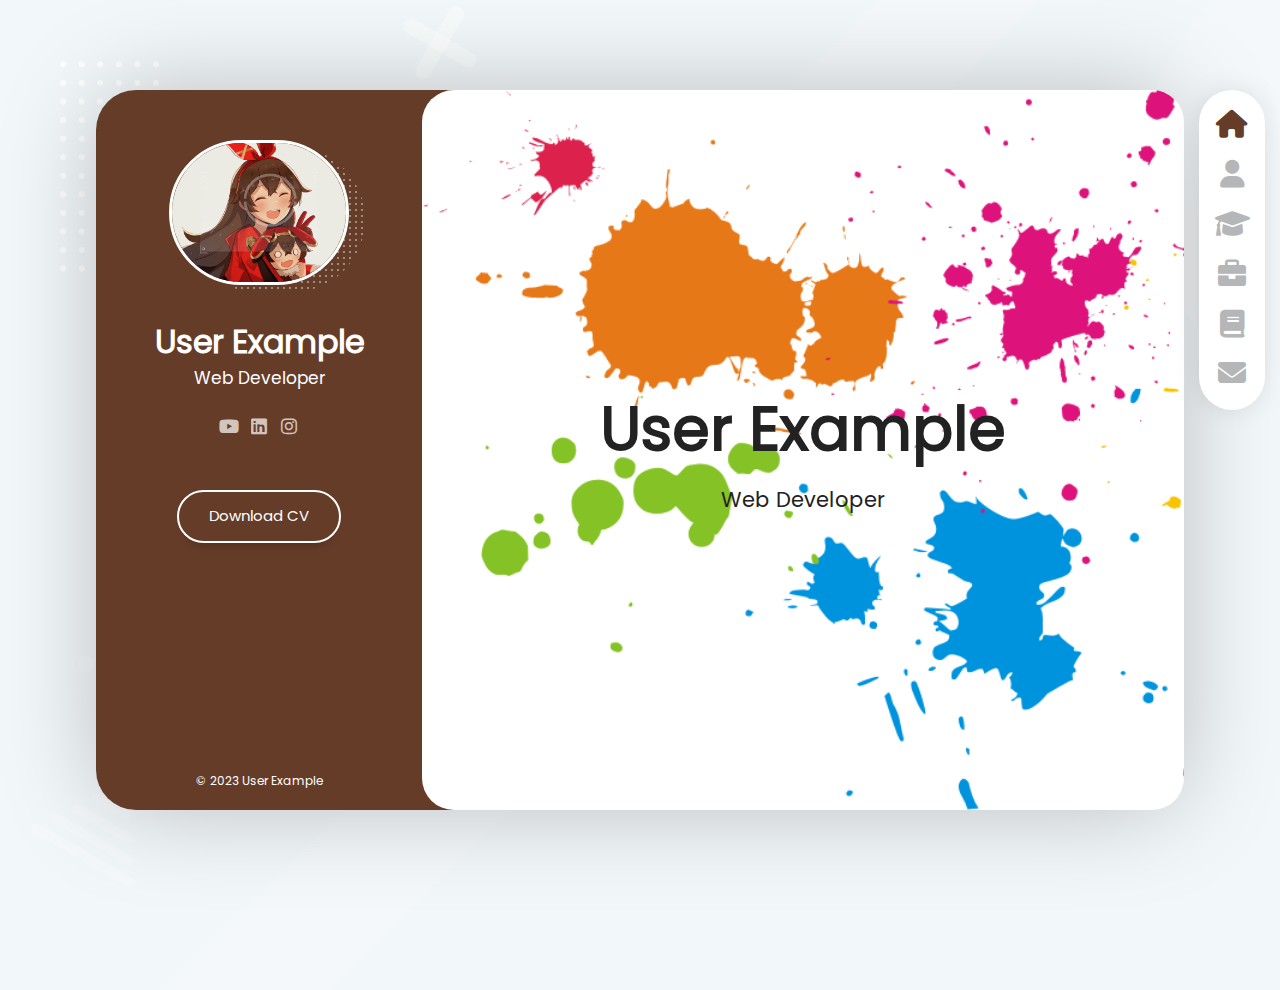
<file: index.html>
<!DOCTYPE html>
<html lang="es">
<head>
    <meta charset="UTF-8">
    <meta name="viewport" content="width=device-width, initial-scale=1, maximum-scale=1">

    <!--Estilos-->
    <link rel="stylesheet" href="assets/fonts/fontawesome-free-6.1.2-web/css/all.min.css">
    <link rel="stylesheet" href="assets/fonts/poppins/poppins.css">
    <!--Es importante cargar primero las demas hojas de estilos externas para poder usarlas en el styles principal-->
    <link rel="stylesheet" href="assets/css/reset.css">
    <link rel="stylesheet" href="assets/css/styles.css">
    <link rel="stylesheet" href="assets/css/scroll.css">
    <link rel="stylesheet" href="assets/css/responsive.css">

    <!--SCRIPT JS-->
    <script src="assets/js/menu.js" defer></script>

    <title>Portafolio - Bel</title>
</head>


<body>

    <!--Layout principal-->
    <div class="layout">
            <!--Barra lateral (info de usuario)-->
            <aside class="layout__aside">

                <section class="aside__user-info">
                   
                    <!--Informacion general-->
                    <div class="user-info__general">
                        <div class="user-info__container-image">
                            <img src="assets/img/default-user.jpg" class="user-info__image" alt="imagen de usuario">
                        </div>
                        <h2 class="user-info__name">User Example</h2>
                        <h4 class="user-info__job">Web Developer</h4>
                    </div>



                    <!--Menu de navegación-->
                    <nav class="layout__menu">
                        <ul class="menu__list">
                            <li class="menu__option">
                                <a href="index.html" class="menu__link menu__link--active">
                                    <i class="menu__icon fa-solid fa-house"></i>
                                    <span class="menu__overlay">Home</span>
                                </a>
                            </li>


                            <li class="menu__option">
                                <a href="sobre_mi.html" class="menu__link">
                                    <i class="menu__icon fa-solid fa-user"></i>
                                    <span class="menu__overlay">Sobre mi</span>
                                </a>
                            </li>
                        
                            <li class="menu__option">
                                <a href="curriculum.html" class="menu__link">
                                    <i class="menu__icon fa-solid fa-graduation-cap"></i>
                                    <span class="menu__overlay">Curriculum</span>
                                </a>
                            </li>

                            <li class="menu__option">
                                <a href="portafolio.html" class="menu__link">
                                    <i class="menu__icon fa-solid fa-briefcase"></i>
                                    <span class="menu__overlay">Portafolio</span>
                                </a>
                            </li>

                            <li class="menu__option">
                                <a href="blog.html" class="menu__link">
                                    <i class="menu__icon fa-solid fa-book"></i>
                                    <span class="menu__overlay">Blog</span>
                                </a>
                            </li>

                            <li class="menu__option">
                                <a href="contacto.html" class="menu__link">
                                    <i class="menu__icon fa-solid fa-envelope"></i>
                                    <span class="menu__overlay">Contacto</span>
                                </a>
                            </li>
                        
                        </ul>
                    </nav>

                    <!--links a redes sociales-->
                    <div class="user-info__links">

                        <ul class="links__social">
                            <li class="social__option">
                                <a href="#" class="social__link">
                                    <i class="social__icon fa-brands fa-youtube"></i>
                                </a>
                            </li>

                            <li class="social__option">
                                <a href="#" class="social__link">
                                    <i class="social__icon fa-brands fa-linkedin"></i>
                                </a>
                            </li>

                            <li class="social__option">
                                <a href="#" class="social__link">
                                    <i class="social__icon fa-brands fa-instagram"></i>
                                </a>
                            </li>
                        </ul>
                    </div>

                    <!--Boton del curriculum-->
                        <div class="user-info__buttons">
                            <a href="#" class="user-info__btn">
                                Download CV
                            </a>
                        </div>                    
                    <!--Pie de págica-->
                        <footer class="user-info__footer">
                            &copy; 2023 User Example
                        </footer>
                </section>
                
            </aside>

        <!--Menu responsive-->
        <div class="layout__menu-toggle">
            <i class="menu-toggle__icon fa-solid fa-bars"></i>
            <i class="menu-toggle__icon fa-solid fa-xmark"></i>
        </div>
        


        <!--Contenido Principal-->
        <main class="layout__content">
            <section class="content__page">
                <h1 class="page__name">User Example</h1>
                <h2 class="page__job">Web Developer</h2>
            </section>
        </main>

    </div>
</body>

</html>
</file>
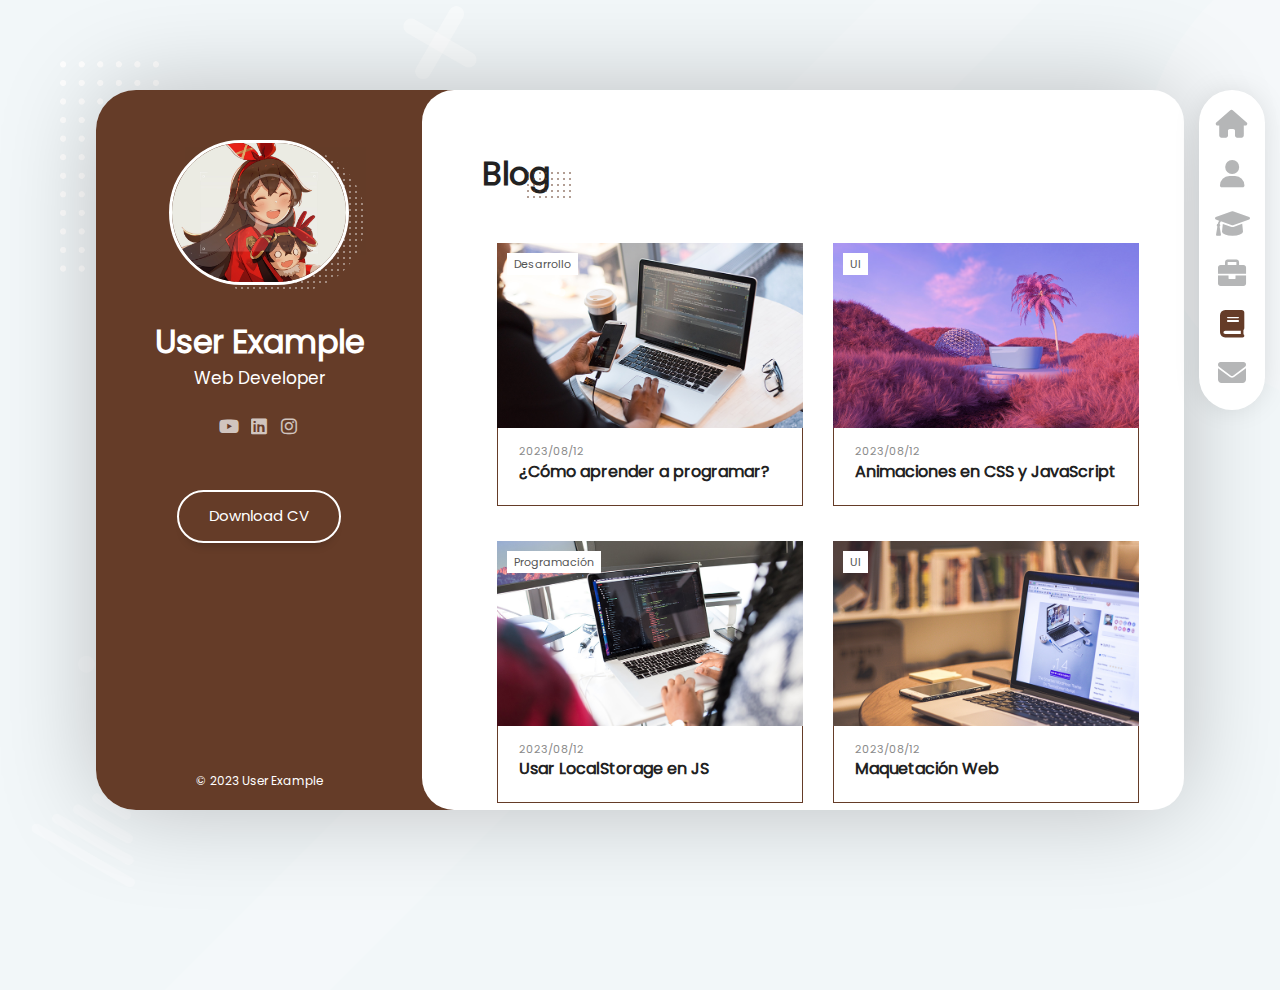
<file: blog.html>
<!DOCTYPE html>
<html lang="es">
<head>
    <meta charset="UTF-8">
    <meta name="viewport" content="width=device-width, initial-scale=1.0">

    <!--Estilos-->
    <link rel="stylesheet" href="assets/fonts/fontawesome-free-6.1.2-web/css/all.min.css">
    <link rel="stylesheet" href="assets/fonts/poppins/poppins.css">
    <!--Es importante cargar primero las demas hojas de estilos externas para poder usarlas en el styles principal-->
    <link rel="stylesheet" href="assets/css/reset.css">
    <link rel="stylesheet" href="assets/css/styles.css">
    <link rel="stylesheet" href="assets/css/scroll.css">
    <link rel="stylesheet" href="assets/css/responsive.css">

    <!--SCRIPT JS-->
    <script src="assets/js/menu.js" defer></script>
    
    <title>Blog</title>
</head>


<body>

    <!--Layout principal-->
    <div class="layout">
            <!--Barra lateral (info de usuario)-->
            <aside class="layout__aside">

                <section class="aside__user-info">
                   
                    <!--Informacion general-->
                    <div class="user-info__general">
                        <div class="user-info__container-image">
                            <img src="assets/img/default-user.jpg" class="user-info__image" alt="imagen de usuario">
                        </div>
                        <h2 class="user-info__name">User Example</h2>
                        <h4 class="user-info__job">Web Developer</h4>
                    </div>



                    <!--Menu de navegación-->
                    <nav class="layout__menu">
                        <ul class="menu__list">
                            <li class="menu__option">
                                <a href="index.html" class="menu__link">
                                    <i class="menu__icon fa-solid fa-house"></i>
                                    <span class="menu__overlay">Home</span>
                                </a>
                            </li>


                            <li class="menu__option">
                                <a href="sobre_mi.html" class="menu__link">
                                    <i class="menu__icon fa-solid fa-user"></i>
                                    <span class="menu__overlay">Sobre mi</span>
                                </a>
                            </li>
                        
                            <li class="menu__option">
                                <a href="curriculum.html" class="menu__link">
                                    <i class="menu__icon fa-solid fa-graduation-cap"></i>
                                    <span class="menu__overlay">Curriculum</span>
                                </a>
                            </li>

                            <li class="menu__option">
                                <a href="portafolio.html" class="menu__link">
                                    <i class="menu__icon fa-solid fa-briefcase"></i>
                                    <span class="menu__overlay">Portafolio</span>
                                </a>
                            </li>

                            <li class="menu__option">
                                <a href="blog.html" class="menu__link menu__link--active">
                                    <i class="menu__icon fa-solid fa-book"></i>
                                    <span class="menu__overlay">Blog</span>
                                </a>
                            </li>

                            <li class="menu__option">
                                <a href="contacto.html" class="menu__link">
                                    <i class="menu__icon fa-solid fa-envelope"></i>
                                    <span class="menu__overlay">Contacto</span>
                                </a>
                            </li>
                        
                        </ul>
                    </nav>

                    <!--links a redes sociales-->
                    <div class="user-info__links">

                        <ul class="links__social">
                            <li class="social__option">
                                <a href="#" class="social__link">
                                    <i class="social__icon fa-brands fa-youtube"></i>
                                </a>
                            </li>

                            <li class="social__option">
                                <a href="#" class="social__link">
                                    <i class="social__icon fa-brands fa-linkedin"></i>
                                </a>
                            </li>

                            <li class="social__option">
                                <a href="#" class="social__link">
                                    <i class="social__icon fa-brands fa-instagram"></i>
                                </a>
                            </li>
                        </ul>
                    </div>

                    <!--Boton del curriculum-->
                        <div class="user-info__buttons">
                            <a href="#" class="user-info__btn">
                                Download CV
                            </a>
                        </div>                    
                    <!--Pie de págica-->
                        <footer class="user-info__footer">
                            &copy; 2023 User Example
                        </footer>
                </section>
                
            </aside>

                <!--Menu responsive-->
                <div class="layout__menu-toggle">
                    <i class="menu-toggle__icon fa-solid fa-bars"></i>
                    <i class="menu-toggle__icon fa-solid fa-xmark"></i>
                </div>

        <!--Contenido Principal-->
        <main class="layout__content">
            <section class="content__page content__blog">
                <!--ESTE CONTENIDO CAMBIA EN CADA PÁGINA DEL SITIO WEB-->
                
                <header class="blog__header">
                    <h1 class="blog__title">Blog</h1>
                </header>

                <section class="blog__articles">

                    <article class="articles__article">

                        <div class="article__top">
                            <div class="article__category">Desarrollo</div>
                            <a href="#" class="article__image-link">
                                <div class="article__mask">
                                    <img src="assets/img/articulo-1.jpg" class="article__image" alt="imagen del blog">
                                </div>
                                <div class="article__logo">
                                    <i class="article__icon fa-solid fa-book"></i>
                                </div>
                            </a>
                        </div>

                        <div class="article__bottom">
                            <time class="article__date" datetime="2023/08/12">2023/08/12</time>
                            <a class="article__link" href="#">
                                <h2 class="article__title">¿Cómo aprender a programar?</h2>
                            </a>
                        </div>

                    </article>



                    <article class="articles__article">

                        <div class="article__top">
                            <div class="article__category">UI</div>
                            <a href="#" class="article__image-link">
                                <div class="article__mask">
                                    <img src="assets/img/articulo-2.jpg" class="article__image" alt="imagen del blog">
                                </div>
                                <div class="article__logo">
                                    <i class="article__icon fa-solid fa-book"></i>
                                </div>
                            </a>
                        </div>

                        <div class="article__bottom">
                            <time class="article__date" datetime="2023/08/12">2023/08/12</time>
                            <a class="article__link" href="#">
                                <h2 class="article__title">Animaciones en CSS y JavaScript</h2>
                            </a>
                        </div>

                    </article>



                    <article class="articles__article">

                        <div class="article__top">
                            <div class="article__category">Programación</div>
                            <a href="#" class="article__image-link">
                                <div class="article__mask">
                                    <img src="assets/img/articulo-3.jpg" class="article__image" alt="imagen del blog">
                                </div>
                                <div class="article__logo">
                                    <i class="article__icon fa-solid fa-book"></i>
                                </div>
                            </a>
                        </div>

                        <div class="article__bottom">
                            <time class="article__date" datetime="2023/08/12">2023/08/12</time>
                            <a class="article__link" href="#">
                                <h2 class="article__title">Usar LocalStorage en JS</h2>
                            </a>
                        </div>

                    </article>


                    <article class="articles__article">

                        <div class="article__top">
                            <div class="article__category">UI</div>
                            <a href="#" class="article__image-link">
                                <div class="article__mask">
                                    <img src="assets/img/articulo-4.jpg" class="article__image" alt="imagen del blog">
                                </div>
                                <div class="article__logo">
                                    <i class="article__icon fa-solid fa-book"></i>
                                </div>
                            </a>
                        </div>

                        <div class="article__bottom">
                            <time class="article__date" datetime="2023/08/12">2023/08/12</time>
                            <a class="article__link" href="#">
                                <h2 class="article__title">Maquetación Web</h2>
                            </a>
                        </div>

                    </article>

                </section>


            </section>
        </main>

    </div>
</body>

</html>
</file>
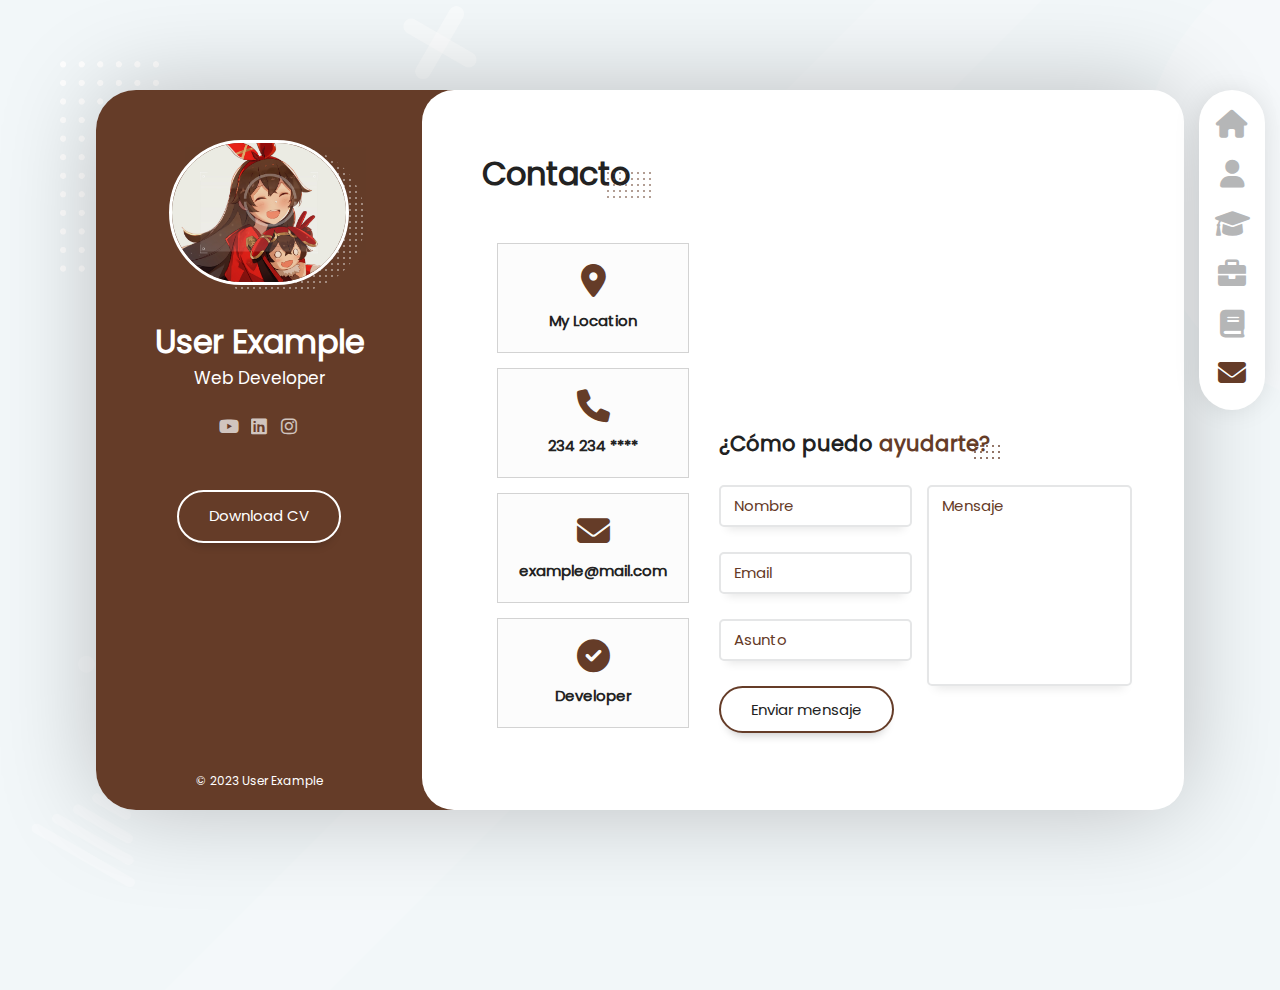
<file: contacto.html>
<!DOCTYPE html>
<html lang="es">
<head>
    <meta charset="UTF-8">
    <meta name="viewport" content="width=device-width, initial-scale=1.0">

    <!--Estilos-->
    <link rel="stylesheet" href="assets/fonts/fontawesome-free-6.1.2-web/css/all.min.css">
    <link rel="stylesheet" href="assets/fonts/poppins/poppins.css">
    <!--Es importante cargar primero las demas hojas de estilos externas para poder usarlas en el styles principal-->
    <link rel="stylesheet" href="assets/css/reset.css">
    <link rel="stylesheet" href="assets/css/styles.css">
    <link rel="stylesheet" href="assets/css/scroll.css">
    <link rel="stylesheet" href="assets/css/loader.css">
    <link rel="stylesheet" href="assets/css/responsive.css">
    <!--SCRIPT JS-->
    <script src="assets/js/menu.js" defer></script>
    <script src="assets/js/map.js" defer></script>


    <title>Contacto</title>
</head>


<body>

    <!--Layout principal-->
    <div class="layout">
            <!--Barra lateral (info de usuario)-->
            <aside class="layout__aside">

                <section class="aside__user-info">
                   
                    <!--Informacion general-->
                    <div class="user-info__general">
                        <div class="user-info__container-image">
                            <img src="assets/img/default-user.jpg" class="user-info__image" alt="imagen de usuario">
                        </div>
                        <h2 class="user-info__name">User Example</h2>
                        <h4 class="user-info__job">Web Developer</h4>
                    </div>



                    <!--Menu de navegación-->
                    <nav class="layout__menu">
                        <ul class="menu__list">
                            <li class="menu__option">
                                <a href="index.html" class="menu__link">
                                    <i class="menu__icon fa-solid fa-house"></i>
                                    <span class="menu__overlay">Home</span>
                                </a>
                            </li>


                            <li class="menu__option">
                                <a href="sobre_mi.html" class="menu__link">
                                    <i class="menu__icon fa-solid fa-user"></i>
                                    <span class="menu__overlay">Sobre mi</span>
                                </a>
                            </li>
                        
                            <li class="menu__option">
                                <a href="curriculum.html" class="menu__link">
                                    <i class="menu__icon fa-solid fa-graduation-cap"></i>
                                    <span class="menu__overlay">Curriculum</span>
                                </a>
                            </li>

                            <li class="menu__option">
                                <a href="portafolio.html" class="menu__link">
                                    <i class="menu__icon fa-solid fa-briefcase"></i>
                                    <span class="menu__overlay">Portafolio</span>
                                </a>
                            </li>

                            <li class="menu__option">
                                <a href="blog.html" class="menu__link">
                                    <i class="menu__icon fa-solid fa-book"></i>
                                    <span class="menu__overlay">Blog</span>
                                </a>
                            </li>

                            <li class="menu__option">
                                <a href="contacto.html" class="menu__link menu__link--active">
                                    <i class="menu__icon fa-solid fa-envelope"></i>
                                    <span class="menu__overlay">Contacto</span>
                                </a>
                            </li>
                        
                        </ul>
                    </nav>

                    <!--links a redes sociales-->
                    <div class="user-info__links">

                        <ul class="links__social">
                            <li class="social__option">
                                <a href="#" class="social__link">
                                    <i class="social__icon fa-brands fa-youtube"></i>
                                </a>
                            </li>

                            <li class="social__option">
                                <a href="#" class="social__link">
                                    <i class="social__icon fa-brands fa-linkedin"></i>
                                </a>
                            </li>

                            <li class="social__option">
                                <a href="#" class="social__link">
                                    <i class="social__icon fa-brands fa-instagram"></i>
                                </a>
                            </li>
                        </ul>
                    </div>

                    <!--Boton del curriculum-->
                        <div class="user-info__buttons">
                            <a href="#" class="user-info__btn">
                                Download CV
                            </a>
                        </div>                    
                    <!--Pie de págica-->
                        <footer class="user-info__footer">
                            &copy; 2023 User Example
                        </footer>
                </section>
                
            </aside>
        
        
        
        
            <!--Menu responsive-->
        <div class="layout__menu-toggle">
            <i class="menu-toggle__icon fa-solid fa-bars"></i>
            <i class="menu-toggle__icon fa-solid fa-xmark"></i>
        </div>
     
            


        <!--Contenido Principal-->
        <main class="layout__content">
            <section class="content__page content__contact">
                <!--ESTE CONTENIDO CAMBIA EN CADA PÁGINA DEL SITIO WEB-->
                
                <header class="contact__header">
                    <h1 class="contact__title">Contacto</h1>
                </header>

                <div class="contact__container">

                    <section class="contact__info">

                        <div class="contact__data">
                            <i class="contact__icon fa-solid fa-location-dot"></i>
                            <h2 class="contact__subtitle">My Location</h2>
                        </div>

                        <div class="contact__data">
                            <i class="contact__icon fa-solid fa-phone"></i>
                            <h2 class="contact__subtitle">234 234 ****</h2>
                        </div>

                        <div class="contact__data">
                            <i class="contact__icon fa-solid fa-envelope"></i>
                            <h2 class="contact__subtitle">example@mail.com</h2>
                        </div>

                        <div class="contact__data">
                            <i class="contact__icon fa-solid fa-circle-check"></i>
                            <h2 class="contact__subtitle">Developer</h2>
                        </div>
                    </section>



                    <section class="contact__form-box">

                        <div class="contact__map" id="load-iframe-map">
                            <div class="lds-heart"><div></div></div>
                        </div>

                        <header class="contact__form-header">
                            <h3 class="form-header__title">¿Cómo puedo <span class="title__color">ayudarte?</span></h3>
                        </header>

                        <form class="contact__form" action="">
                            <div class="form__container">

                                <section class="form__left">
                                    
                                    <div class="form__group">
                                        <input type="text" class="form__input" name="name" required placeholder="Nombre">
                                        <label for="name" class="form__label">Nombre</label>
                                    </div>


                                    <div class="form__group">
                                        <input type="email" class="form__input" name="email" required placeholder="Email">
                                        <label for="email" class="form__label">Email</label>
                                    </div>

                                    <div class="form__group">
                                        <input type="text" class="form__input" name="subject" required placeholder="Asunto">
                                        <label for="subject" class="form__label">Asunto</label>
                                    </div>

                                </section>

                                <section class="form__right">
                                    
                                    <div class="form__group form__group--textarea">
                                        <textarea class="form__input form__input--textarea" name="mensaje" required placeholder="Mensaje"></textarea>
                                        <label for="mensaje" class="form__label">Mensaje</label>
                                    </div>                                    
                                
                                </section>


                            </div>
                                 <input type="submit" class="form__button" value="Enviar mensaje">

                        </form>


                    </section>



                </div>


            </section>
        </main>

    </div>
</body>

</html>
</file>
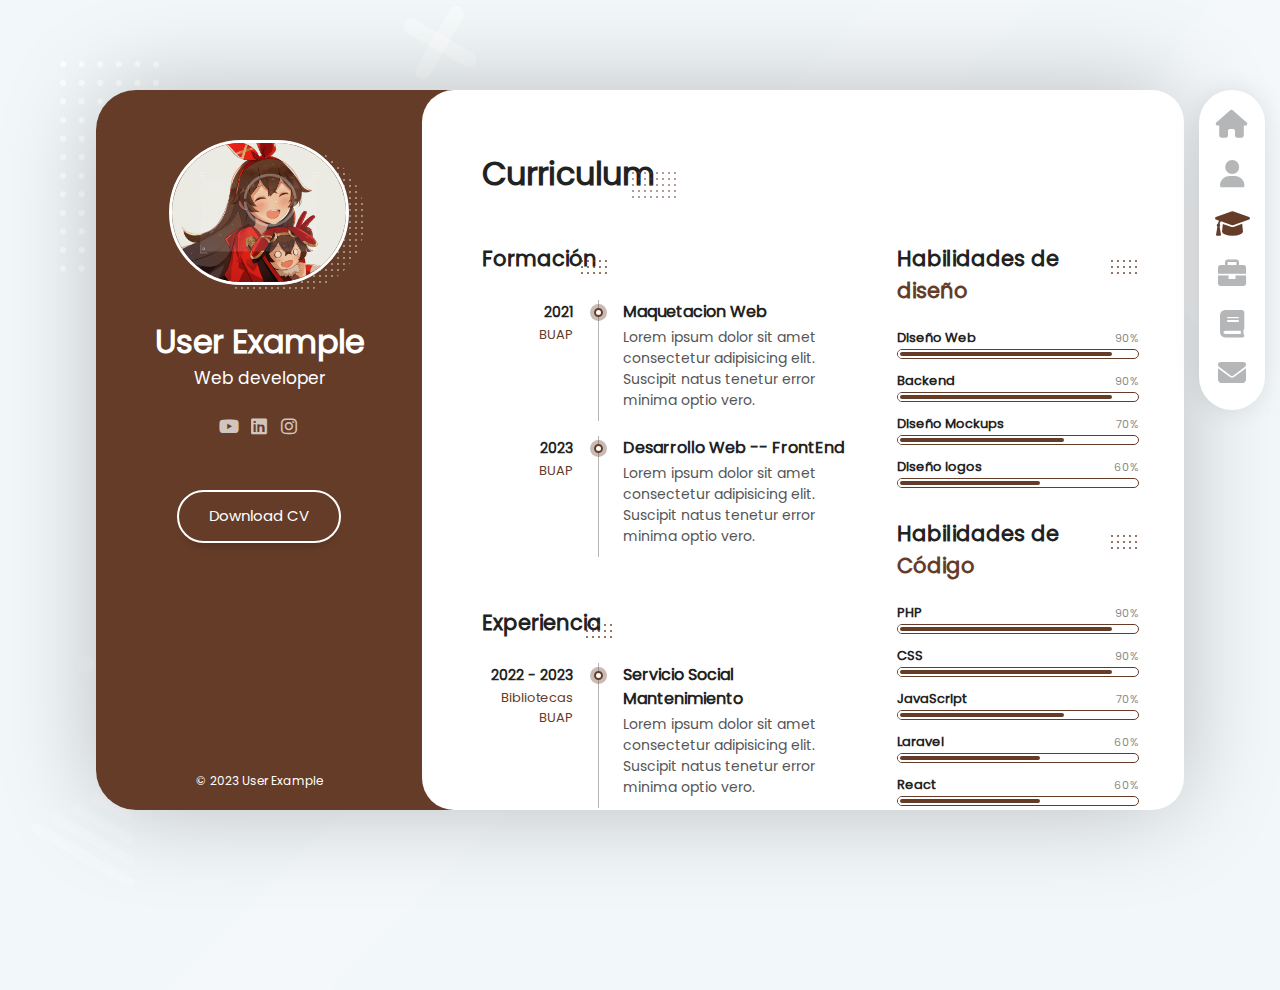
<file: curriculum.html>
<!DOCTYPE html>
<html lang="es">
<head>
    <meta charset="UTF-8">
    <meta name="viewport" content="width=device-width, initial-scale=1.0">

    <!--Estilos-->
    <link rel="stylesheet" href="assets/fonts/fontawesome-free-6.1.2-web/css/all.min.css">
    <link rel="stylesheet" href="assets/fonts/poppins/poppins.css">
    <!--Es importante cargar primero las demas hojas de estilos externas para poder usarlas en el styles principal-->
    <link rel="stylesheet" href="assets/css/reset.css">
    <link rel="stylesheet" href="assets/css/styles.css">
    <link rel="stylesheet" href="assets/css/scroll.css">
    <link rel="stylesheet" href="assets/css/responsive.css">
    <!--SCRIPT JS-->
    <script src="assets/js/menu.js" defer></script>


    <title>Curriculum</title>
</head>


<body>

    <!--Layout principal-->
    <div class="layout">
            <!--Barra lateral (info de usuario)-->
            <aside class="layout__aside">

                <section class="aside__user-info">
                   
                    <!--Informacion general-->
                    <div class="user-info__general">
                        <div class="user-info__container-image">
                            <img src="assets/img/default-user.jpg" class="user-info__image" alt="imagen de usuario">
                        </div>
                        <h2 class="user-info__name">User Example</h2>
                        <h4 class="user-info__job">Web developer</h4>
                    </div>



                    <!--Menu de navegación-->
                    <nav class="layout__menu">
                        <ul class="menu__list">
                            <li class="menu__option">
                                <a href="index.html" class="menu__link">
                                    <i class="menu__icon fa-solid fa-house"></i>
                                    <span class="menu__overlay">Home</span>
                                </a>
                            </li>


                            <li class="menu__option">
                                <a href="sobre_mi.html" class="menu__link">
                                    <i class="menu__icon fa-solid fa-user"></i>
                                    <span class="menu__overlay">Sobre mi</span>
                                </a>
                            </li>
                        
                            <li class="menu__option">
                                <a href="curriculum.html" class="menu__link menu__link--active">
                                    <i class="menu__icon fa-solid fa-graduation-cap"></i>
                                    <span class="menu__overlay">Curriculum</span>
                                </a>
                            </li>

                            <li class="menu__option">
                                <a href="portafolio.html" class="menu__link">
                                    <i class="menu__icon fa-solid fa-briefcase"></i>
                                    <span class="menu__overlay">Portafolio</span>
                                </a>
                            </li>

                            <li class="menu__option">
                                <a href="blog.html" class="menu__link">
                                    <i class="menu__icon fa-solid fa-book"></i>
                                    <span class="menu__overlay">Blog</span>
                                </a>
                            </li>

                            <li class="menu__option">
                                <a href="contacto.html" class="menu__link">
                                    <i class="menu__icon fa-solid fa-envelope"></i>
                                    <span class="menu__overlay">Contacto</span>
                                </a>
                            </li>
                        
                        </ul>
                    </nav>

                    <!--links a redes sociales-->
                    <div class="user-info__links">

                        <ul class="links__social">
                            <li class="social__option">
                                <a href="#" class="social__link">
                                    <i class="social__icon fa-brands fa-youtube"></i>
                                </a>
                            </li>

                            <li class="social__option">
                                <a href="#" class="social__link">
                                    <i class="social__icon fa-brands fa-linkedin"></i>
                                </a>
                            </li>

                            <li class="social__option">
                                <a href="#" class="social__link">
                                    <i class="social__icon fa-brands fa-instagram"></i>
                                </a>
                            </li>
                        </ul>
                    </div>

                    <!--Boton del curriculum-->
                        <div class="user-info__buttons">
                            <a href="#" class="user-info__btn">
                                Download CV
                            </a>
                        </div>                    
                    <!--Pie de págica-->
                        <footer class="user-info__footer">
                            &copy; 2023 User Example
                        </footer>
                </section>
                
            </aside>
        
        
        
        
            <!--Menu responsive-->
        <div class="layout__menu-toggle">
            <i class="menu-toggle__icon fa-solid fa-bars"></i>
            <i class="menu-toggle__icon fa-solid fa-xmark"></i>
        </div>





        <!--Contenido Principal-->
        <main class="layout__content">
            <section class="content__page content__resume">
                <!--ESTE CONTENIDO CAMBIA EN CADA PÁGINA DEL SITIO WEB-->
                
                <header class="resume__header">
                    <h1 class="resume__title">Curriculum</h1>
                </header>

                <div class="resume__container">

                    <section class="resume__left">
                        <header class="resume__subheader">
                            <h2 class="resume__subtitle">Formación</h2>
                        </header>

                        
                        <div class="resume__timelines">
                            
                            <article class="timelines__timeline">
                                <header class="timeline__header">
                                    <h4 class="timeline__year">2021</h4>
                                    <span class="timeline__company">BUAP</span>
                                </header>
                                
                                <div class="timeline__divider">

                                </div>


                                <div class="timeline__description">
                                    <h3 class="timeline__title">Maquetacion Web</h3>
                                    <p class="timeline__text">
                                        Lorem ipsum dolor sit amet consectetur adipisicing elit. Suscipit natus tenetur error minima optio vero.
                                    </p>
                                </div>

                            </article>

                            <article class="timelines__timeline">
                                <header class="timeline__header">
                                    <h4 class="timeline__year">2023</h4>
                                    <span class="timeline__company">BUAP</span>
                                </header>
                                
                                <div class="timeline__divider">
                                    
                                </div>


                                <div class="timeline__description">
                                    <h3 class="timeline__title">Desarrollo Web -- FrontEnd</h3>
                                    <p class="timeline__text">
                                        Lorem ipsum dolor sit amet consectetur adipisicing elit. Suscipit natus tenetur error minima optio vero.
                                    </p>
                                </div>

                            </article>


                        </div>


                        

                        <header class="resume__subheader">
                            <h2 class="resume__subtitle">Experiencia</h2>
                        </header>

                        <div class="resume__timelines">
                            
                            <article class="timelines__timeline">
                                <header class="timeline__header">
                                    <h4 class="timeline__year">2022 - 2023</h4>
                                    <span class="timeline__company">Bibliotecas BUAP</span>
                                </header>
                                
                                <div class="timeline__divider">

                                </div>


                                <div class="timeline__description">
                                    <h3 class="timeline__title">Servicio Social Mantenimiento</h3>
                                    <p class="timeline__text">
                                        Lorem ipsum dolor sit amet consectetur adipisicing elit. Suscipit natus tenetur error minima optio vero.
                                    </p>
                                </div>

                            </article>

                            <article class="timelines__timeline">
                                <header class="timeline__header">
                                    <h4 class="timeline__year">2023 - 2023</h4>
                                    <span class="timeline__company">Africam Safari</span>
                                </header>
                                
                                <div class="timeline__divider">
                                    
                                </div>


                                <div class="timeline__description">
                                    <h3 class="timeline__title">Desarrollador y Soporte</h3>
                                    <p class="timeline__text">
                                        Lorem ipsum dolor sit amet consectetur adipisicing elit. Suscipit natus tenetur error minima optio vero.
                                    </p>
                                </div>

                            </article>


                            <article class="timelines__timeline">
                                <header class="timeline__header">
                                    <h4 class="timeline__year">2022 - 2023</h4>
                                    <span class="timeline__company">Empresa de Soporte</span>
                                </header>
                                
                                <div class="timeline__divider">
                                    
                                </div>


                                <div class="timeline__description">
                                    <h3 class="timeline__title">Soporte técnico</h3>
                                    <p class="timeline__text">
                                        Lorem ipsum dolor sit amet consectetur adipisicing elit. Suscipit natus tenetur error minima optio vero.
                                    </p>
                                </div>

                            </article>


                        </div>



                    </section>

                    <section class="resume__right">
                        <header class="resume__subheader">
                            <h2 class="resume__subtitle">Habilidades de <span class="subtitle__color">diseño</span></h2>
                        </header>

                        <div class="resume__skills">

                            <article class="skills__title">
                                <h4 class="skills__text">Diseño Web</h4>
                                <span class="skills__number">90%</span>
                            </article>

                            <div class="skills__progressbar">
                                <div class="skills__percentage skills__percentage--p1"></div>
                            </div>


                            <article class="skills__title">
                                <h4 class="skills__text">Backend</h4>
                                <span class="skills__number">90%</span>
                            </article>

                            <div class="skills__progressbar">
                                <div class="skills__percentage skills__percentage--p2"></div>
                            </div>



                            <article class="skills__title">
                                <h4 class="skills__text">Diseño Mockups</h4>
                                <span class="skills__number">70%</span>
                            </article>

                            <div class="skills__progressbar">
                                <div class="skills__percentage skills__percentage--p3"></div>
                            </div>


                            <article class="skills__title">
                                <h4 class="skills__text">Diseño logos</h4>
                                <span class="skills__number">60%</span>
                            </article>

                            <div class="skills__progressbar">
                                <div class="skills__percentage skills__percentage--p4"></div>
                            </div>

                        </div>

                        <header class="resume__subheader">
                            <h2 class="resume__subtitle">Habilidades de <span class="subtitle__color">Código</span></h2>
                        </header>

                        <div class="resume__skills">

                            <article class="skills__title">
                                <h4 class="skills__text">PHP</h4>
                                <span class="skills__number">90%</span>
                            </article>

                            <div class="skills__progressbar">
                                <div class="skills__percentage skills__percentage--p5"></div>
                            </div>


                            <article class="skills__title">
                                <h4 class="skills__text">CSS</h4>
                                <span class="skills__number">90%</span>
                            </article>

                            <div class="skills__progressbar">
                                <div class="skills__percentage skills__percentage--p6"></div>
                            </div>



                            <article class="skills__title">
                                <h4 class="skills__text">JavaScript</h4>
                                <span class="skills__number">70%</span>
                            </article>

                            <div class="skills__progressbar">
                                <div class="skills__percentage skills__percentage--p7"></div>
                            </div>


                            <article class="skills__title">
                                <h4 class="skills__text">Laravel</h4>
                                <span class="skills__number">60%</span>
                            </article>

                            <div class="skills__progressbar">
                                <div class="skills__percentage skills__percentage--p8"></div>
                            </div>


                            <article class="skills__title">
                                <h4 class="skills__text">React</h4>
                                <span class="skills__number">60%</span>
                            </article>

                            <div class="skills__progressbar">
                                <div class="skills__percentage skills__percentage--p9"></div>
                            </div>

                        </div>

                        <header class="resume__subheader">
                            <h2 class="resume__subtitle">Areas de conocimiento</h2>
                        </header>

                        <div class="resume__knowledges">
                            <ul class="knowledges__list">
                                <li class="knowledges__option">Programación</li>
                                <li class="knowledges__option">Desarrollo web</li>
                                <li class="knowledges__option">Diseño web</li>
                                <li class="knowledges__option">Pruebas</li>
                                <li class="knowledges__option">Soporte</li>
                                <li class="knowledges__option">Programación JS</li>
                                <li class="knowledges__option">Formación</li>
                            </ul>
                        </div>

                    </section>

                </div>


                <div class="resume__certificates">
                    <header class="resume__subheader">
                        <h2 class="resume__subtitle">Certificados</h2>
                    </header>

                    <section class="certificates__container">

                        <article class="certificates__certificate">
                            <div class="certificate__logo">
                                <img src="assets/img/certificado-1.png" class="certificate__image" alt="certificado">
                            </div>

                            <div class="certificate__content">
                                <h4 class="certificate__title">Master en CSS3 - PHP, LARAVEL</h4>
                                <span class="certificate__id">ID Verificacion XXXX</span>
                                <span class="certificate__date">03 de Febrero 2023</span>

                            </div>

                        </article>


                        <article class="certificates__certificate">
                            <div class="certificate__logo">
                                <img src="assets/img/certificado-1.png" class="certificate__image" alt="certificado">
                            </div>

                            <div class="certificate__content">
                                <h4 class="certificate__title">Master en JavaScript</h4>
                                <span class="certificate__id">ID Verificacion XXXX</span>
                                <span class="certificate__date">03 de Febrero 2023</span>

                            </div>

                        </article>

                    </section>
                </div>

            </section>
        </main>

    </div>
</body>

</html>
</file>
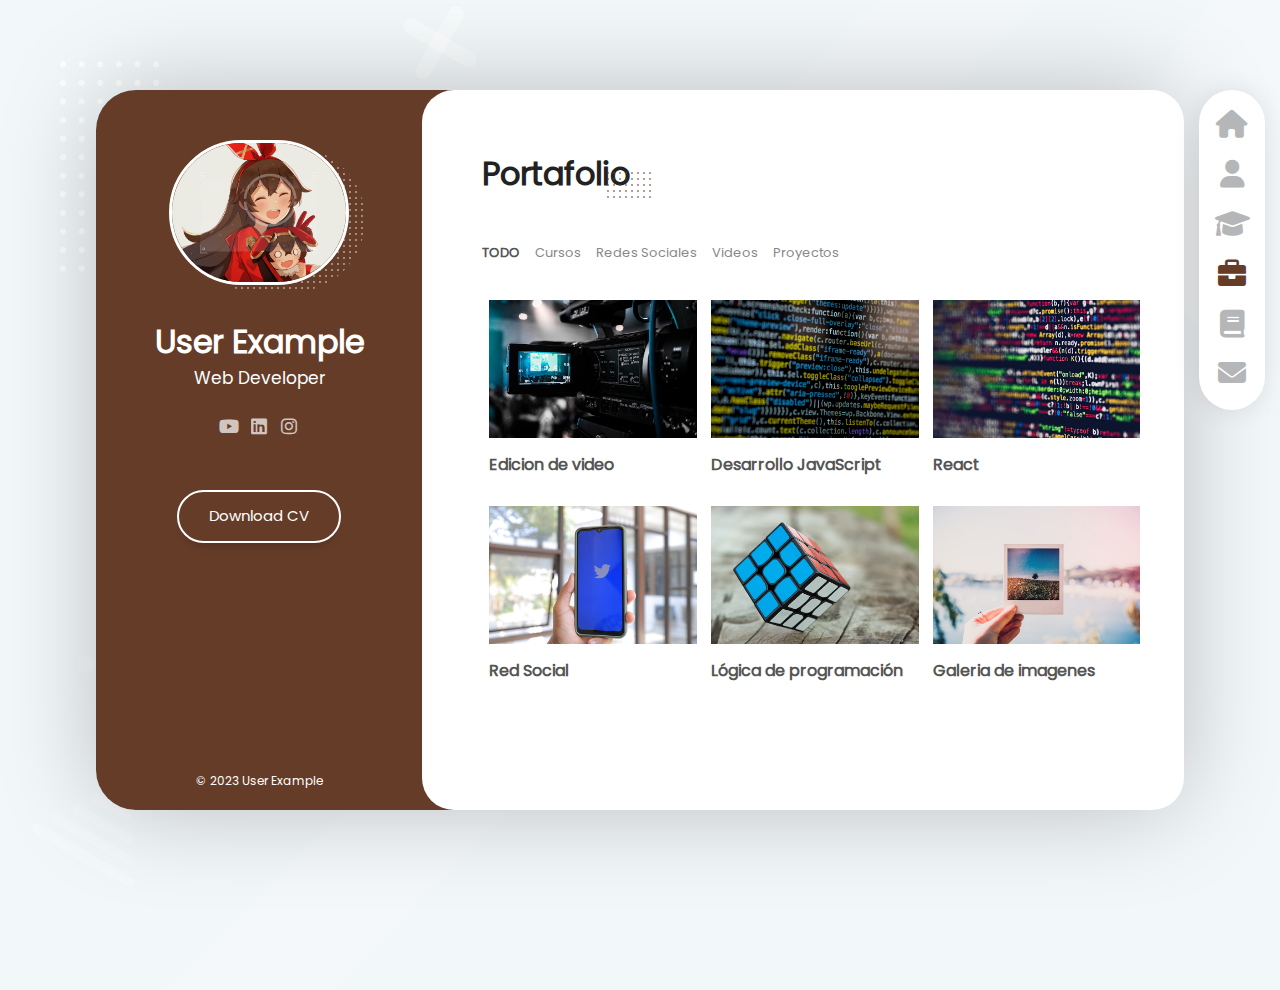
<file: portafolio.html>
<!DOCTYPE html>
<html lang="es">
<head>
    <meta charset="UTF-8">
    <meta name="viewport" content="width=device-width, initial-scale=1.0">

    <!--Estilos-->
    <link rel="stylesheet" href="assets/fonts/fontawesome-free-6.1.2-web/css/all.min.css">
    <link rel="stylesheet" href="assets/fonts/poppins/poppins.css">
    <!--Es importante cargar primero las demas hojas de estilos externas para poder usarlas en el styles principal-->
    <link rel="stylesheet" href="assets/css/reset.css">
    <link rel="stylesheet" href="assets/css/styles.css">
    <link rel="stylesheet" href="assets/css/scroll.css">
    <link rel="stylesheet" href="assets/css/responsive.css">

    <!--SCRIPT JS-->
    <script src="assets/js/menu.js" defer></script>

    <title>Portafolio</title>
</head>


<body>

    <!--Layout principal-->
    <div class="layout">
            <!--Barra lateral (info de usuario)-->
            <aside class="layout__aside">

                <section class="aside__user-info">
                   
                    <!--Informacion general-->
                    <div class="user-info__general">
                        <div class="user-info__container-image">
                            <img src="assets/img/default-user.jpg" class="user-info__image" alt="imagen de usuario">
                        </div>
                        <h2 class="user-info__name">User Example</h2>
                        <h4 class="user-info__job">Web Developer</h4>
                    </div>



                    <!--Menu de navegación-->
                    <nav class="layout__menu">
                        <ul class="menu__list">
                            <li class="menu__option">
                                <a href="index.html" class="menu__link">
                                    <i class="menu__icon fa-solid fa-house"></i>
                                    <span class="menu__overlay">Home</span>
                                </a>
                            </li>


                            <li class="menu__option">
                                <a href="sobre_mi.html" class="menu__link">
                                    <i class="menu__icon fa-solid fa-user"></i>
                                    <span class="menu__overlay">Sobre mi</span>
                                </a>
                            </li>
                        
                            <li class="menu__option">
                                <a href="curriculum.html" class="menu__link">
                                    <i class="menu__icon fa-solid fa-graduation-cap"></i>
                                    <span class="menu__overlay">Curriculum</span>
                                </a>
                            </li>

                            <li class="menu__option">
                                <a href="portafolio.html" class="menu__link menu__link--active">
                                    <i class="menu__icon fa-solid fa-briefcase"></i>
                                    <span class="menu__overlay">Portafolio</span>
                                </a>
                            </li>

                            <li class="menu__option">
                                <a href="blog.html" class="menu__link">
                                    <i class="menu__icon fa-solid fa-book"></i>
                                    <span class="menu__overlay">Blog</span>
                                </a>
                            </li>

                            <li class="menu__option">
                                <a href="contacto.html" class="menu__link">
                                    <i class="menu__icon fa-solid fa-envelope"></i>
                                    <span class="menu__overlay">Contacto</span>
                                </a>
                            </li>
                        
                        </ul>
                    </nav>

                    <!--links a redes sociales-->
                    <div class="user-info__links">

                        <ul class="links__social">
                            <li class="social__option">
                                <a href="#" class="social__link">
                                    <i class="social__icon fa-brands fa-youtube"></i>
                                </a>
                            </li>

                            <li class="social__option">
                                <a href="#" class="social__link">
                                    <i class="social__icon fa-brands fa-linkedin"></i>
                                </a>
                            </li>

                            <li class="social__option">
                                <a href="#" class="social__link">
                                    <i class="social__icon fa-brands fa-instagram"></i>
                                </a>
                            </li>
                        </ul>
                    </div>

                    <!--Boton del curriculum-->
                        <div class="user-info__buttons">
                            <a href="#" class="user-info__btn">
                                Download CV
                            </a>
                        </div>                    
                    <!--Pie de págica-->
                        <footer class="user-info__footer">
                            &copy; 2023 User Example
                        </footer>
                </section>
                
            </aside>

        <!--Menu responsive-->
        <div class="layout__menu-toggle">
            <i class="menu-toggle__icon fa-solid fa-bars"></i>
            <i class="menu-toggle__icon fa-solid fa-xmark"></i>
        </div>


        <!--Contenido Principal-->
        <main class="layout__content">
            <section class="content__page content__portfolio">
                <!--ESTE CONTENIDO CAMBIA EN CADA PÁGINA DEL SITIO WEB-->
                
                <header class="portfolio__header">
                    <h1 class="portfolio__title">Portafolio</h1>
                </header>

                <nav class="portfolio__navbar">
                    <ul class="portfolio__menu">
                        <li class="portfolio__option portfolio__option--active">
                            <a href="#" class="portfolio__link">TODO</a>
                        </li>

                        <li class="portfolio__option">
                            <a href="#" class="portfolio__link">Cursos</a>
                        </li>

                        <li class="portfolio__option">
                            <a href="#" class="portfolio__link">Redes Sociales</a>
                        </li>

                        <li class="portfolio__option">
                            <a href="#" class="portfolio__link">Videos</a>
                        </li>

                        <li class="portfolio__option">
                            <a href="#" class="portfolio__link">Proyectos</a>
                        </li>

                    </ul>
                </nav>


                <section class="portfolio__gallery">

                    <figure class="gallery__item">
                        <div class="gallery__container-image">
                            <a href="#" class="gallery__link">
                                <img src="assets/img/galeria-1.jpg" class="gallery__image" alt="imagen uno">
                            </a>
                        </div>

                        <figcaption class="gallery__title">Edicion de video</figcaption>
                        <i class="gallery__icon fa-solid fa-video-camera"></i>
                        <span class="gallery__category">Videos</span>
                    </figure>


                    <figure class="gallery__item">
                        <div class="gallery__container-image">
                            <a href="#" class="gallery__link">
                                <img src="assets/img/galeria-2.jpg" class="gallery__image" alt="imagen dos">
                            </a>
                        </div>

                        <figcaption class="gallery__title">Desarrollo JavaScript</figcaption>
                        <i class="gallery__icon fa-solid fa-code"></i>
                        <span class="gallery__category">Programación</span>
                    </figure>



                    <figure class="gallery__item">
                        <div class="gallery__container-image">
                            <a href="#" class="gallery__link">
                                <img src="assets/img/galeria-3.jpg" class="gallery__image" alt="imagen tres">
                            </a>
                        </div>

                        <figcaption class="gallery__title">React</figcaption>
                        <i class="gallery__icon fa-solid fa-code"></i>
                        <span class="gallery__category">Programación</span>
                    </figure>



                    <figure class="gallery__item">
                        <div class="gallery__container-image">
                            <a href="#" class="gallery__link">
                                <img src="assets/img/galeria-4.jpg" class="gallery__image" alt="imagen cuatro">
                            </a>
                        </div>

                        <figcaption class="gallery__title">Red Social</figcaption>
                        <i class="gallery__icon fa-solid fa-code"></i>
                        <span class="gallery__category">Web</span>
                    </figure>



                    <figure class="gallery__item">
                        <div class="gallery__container-image">
                            <a href="#" class="gallery__link">
                                <img src="assets/img/galeria-5.jpg" class="gallery__image" alt="imagen cinco">
                            </a>
                        </div>

                        <figcaption class="gallery__title">Lógica de programación</figcaption>
                        <i class="gallery__icon fa-solid fa-code"></i>
                        <span class="gallery__category">Programacion</span>
                    </figure>



                    <figure class="gallery__item">
                        <div class="gallery__container-image">
                            <a href="#" class="gallery__link">
                                <img src="assets/img/galeria-6.jpg" class="gallery__image" alt="imagen seis">
                            </a>
                        </div>

                        <figcaption class="gallery__title">Galeria de imagenes</figcaption>
                        <i class="gallery__icon fa-solid fa-image-portrait"></i>
                        <span class="gallery__category">Proyecto</span>
                    </figure>



                </section>


            </section>
        </main>

    </div>
</body>

</html>
</file>
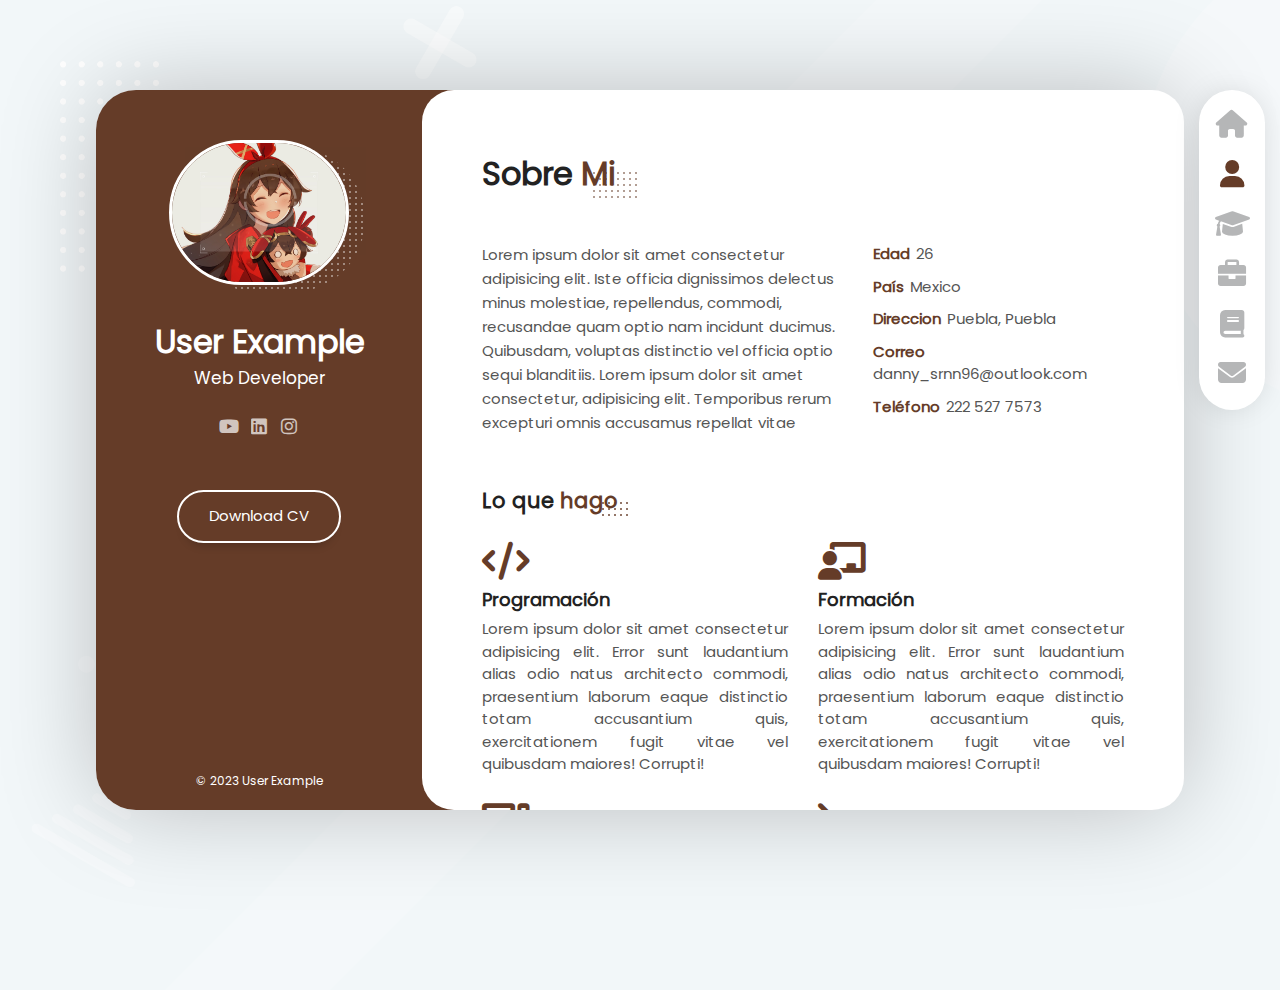
<file: sobre_mi.html>
<!DOCTYPE html>
<html lang="es">
<head>
    <meta charset="UTF-8">
    <meta name="viewport" content="width=device-width, initial-scale=1.0">

    <!--Estilos-->
    <link rel="stylesheet" href="assets/fonts/fontawesome-free-6.1.2-web/css/all.min.css">
    <link rel="stylesheet" href="assets/fonts/poppins/poppins.css">
    <!--Es importante cargar primero las demas hojas de estilos externas para poder usarlas en el styles principal-->
    <link rel="stylesheet" href="assets/css/reset.css">
    <link rel="stylesheet" href="assets/css/styles.css">
    <link rel="stylesheet" href="assets/css/scroll.css">
    <link rel="stylesheet" href="assets/css/responsive.css">

    <!--SCRIPT JS-->
    <script src="assets/js/menu.js" defer></script>

    <title>Sobre mí</title>
</head>


<body>

    <!--Layout principal-->
    <div class="layout">
            <!--Barra lateral (info de usuario)-->
            <aside class="layout__aside">

                <section class="aside__user-info">
                   
                    <!--Informacion general-->
                    <div class="user-info__general">
                        <div class="user-info__container-image">
                            <img src="assets/img/default-user.jpg" class="user-info__image" alt="imagen de usuario">
                        </div>
                        <h2 class="user-info__name">User Example</h2>
                        <h4 class="user-info__job">Web Developer</h4>
                    </div>



                    <!--Menu de navegación-->
                    <nav class="layout__menu">
                        <ul class="menu__list">
                            <li class="menu__option">
                                <a href="index.html" class="menu__link">
                                    <i class="menu__icon fa-solid fa-house"></i>
                                    <span class="menu__overlay">Home</span>
                                </a>
                            </li>


                            <li class="menu__option">
                                <a href="sobre_mi.html" class="menu__link menu__link--active">
                                    <i class="menu__icon fa-solid fa-user"></i>
                                    <span class="menu__overlay">Sobre mi</span>
                                </a>
                            </li>
                        
                            <li class="menu__option">
                                <a href="curriculum.html" class="menu__link">
                                    <i class="menu__icon fa-solid fa-graduation-cap"></i>
                                    <span class="menu__overlay">Curriculum</span>
                                </a>
                            </li>

                            <li class="menu__option">
                                <a href="portafolio.html" class="menu__link">
                                    <i class="menu__icon fa-solid fa-briefcase"></i>
                                    <span class="menu__overlay">Portafolio</span>
                                </a>
                            </li>

                            <li class="menu__option">
                                <a href="blog.html" class="menu__link">
                                    <i class="menu__icon fa-solid fa-book"></i>
                                    <span class="menu__overlay">Blog</span>
                                </a>
                            </li>

                            <li class="menu__option">
                                <a href="contacto.html" class="menu__link">
                                    <i class="menu__icon fa-solid fa-envelope"></i>
                                    <span class="menu__overlay">Contacto</span>
                                </a>
                            </li>
                        
                        </ul>
                    </nav>

                    <!--links a redes sociales-->
                    <div class="user-info__links">

                        <ul class="links__social">
                            <li class="social__option">
                                <a href="#" class="social__link">
                                    <i class="social__icon fa-brands fa-youtube"></i>
                                </a>
                            </li>

                            <li class="social__option">
                                <a href="#" class="social__link">
                                    <i class="social__icon fa-brands fa-linkedin"></i>
                                </a>
                            </li>

                            <li class="social__option">
                                <a href="#" class="social__link">
                                    <i class="social__icon fa-brands fa-instagram"></i>
                                </a>
                            </li>
                        </ul>
                    </div>

                    <!--Boton del curriculum-->
                        <div class="user-info__buttons">
                            <a href="#" class="user-info__btn">
                                Download CV
                            </a>
                        </div>                    
                    <!--Pie de págica-->
                        <footer class="user-info__footer">
                            &copy; 2023 User Example
                        </footer>
                </section>
                
            </aside>

        <!--Menu responsive-->
        <div class="layout__menu-toggle">
            <i class="menu-toggle__icon fa-solid fa-bars"></i>
            <i class="menu-toggle__icon fa-solid fa-xmark"></i>
        </div>


        <!--Contenido Principal-->
        <main class="layout__content">
            <section class="content__page content__about">
                <!--ESTE CONTENIDO CAMBIA EN CADA PÁGINA DEL SITIO WEB-->
                
                <header class="about__header">
                    <h1 class="about__title">Sobre <span class="title__color">Mi</span></h1>
                </header>

                <section class="about__personal-info">
                    <article class="personal-info__bio">
                        <p class="personal-info__description">
                            Lorem ipsum dolor sit amet consectetur adipisicing elit. Iste officia dignissimos delectus minus molestiae, repellendus, commodi, recusandae quam optio nam incidunt ducimus. Quibusdam, voluptas distinctio vel officia optio sequi blanditiis.
                            Lorem ipsum dolor sit amet consectetur, adipisicing elit. Temporibus rerum excepturi omnis accusamus repellat vitae
                        </p>
                    </article>

                    <div class="personal-info__data">
                        <ul class="personal-info__list">
                            <li class="personal-info__option">
                                <span class="personal-info__title">Edad</span>
                                <span class="personal-info__value">26</span>
                            </li>

                            <li class="personal-info__option">
                                <span class="personal-info__title">País</span>
                                <span class="personal-info__value">Mexico</span>
                            </li>

                            <li class="personal-info__option">
                                <span class="personal-info__title">Direccion</span>
                                <span class="personal-info__value">Puebla, Puebla</span>
                            </li>

                            <li class="personal-info__option">
                                <span class="personal-info__title">Correo</span>
                                <span class="personal-info__value">danny_srnn96@outlook.com</span>
                            </li>

                            <li class="personal-info__option">
                                <span class="personal-info__title">Teléfono</span>
                                <span class="personal-info__value">222 527 7573</span>
                            </li>

                        </ul>
                    </div>

                </section>

                <section class="about__services">
                    <header class="services__header">
                        <h2 class="services__title">
                            Lo que <span class="title__color">hago</span>
                        </h2>
                    </header>

                    <div class="services__container">

                        <article class="services__service">
                            <div class="service__icon">
                                <i class="service__real-icon fa-solid  fa-code"></i>
                            </div>

                            <div class="service__content">
                                <h3 class="service__title">Programación</h3>
                                <p class="service__description">Lorem ipsum dolor sit amet consectetur adipisicing elit. Error sunt laudantium alias odio natus architecto commodi, praesentium laborum eaque distinctio totam accusantium quis, exercitationem fugit vitae vel quibusdam maiores! Corrupti!</p>
                            </div>
                        </article>

                        <article class="services__service">
                            <div class="service__icon">
                                <i class="service__real-icon fa-solid  fa-chalkboard-user"></i>
                            </div>

                            <div class="service__content">
                                <h3 class="service__title">Formación</h3>
                                <p class="service__description">Lorem ipsum dolor sit amet consectetur adipisicing elit. Error sunt laudantium alias odio natus architecto commodi, praesentium laborum eaque distinctio totam accusantium quis, exercitationem fugit vitae vel quibusdam maiores! Corrupti!</p>
                            </div>
                        </article>

                        <article class="services__service">
                            <div class="service__icon">
                                <i class="service__real-icon fa-solid  fa-computer"></i>
                            </div>

                            <div class="service__content">
                                <h3 class="service__title">Desarrollo web</h3>
                                <p class="service__description">Lorem ipsum dolor sit amet consectetur adipisicing elit. Error sunt laudantium alias odio natus architecto commodi, praesentium laborum eaque distinctio totam accusantium quis, exercitationem fugit vitae vel quibusdam maiores! Corrupti!</p>
                            </div>
                        </article>

                        <article class="services__service">
                            <div class="service__icon">
                                <i class="service__real-icon fa-solid  fa-terminal"></i>
                            </div>

                            <div class="service__content">
                                <h3 class="service__title">Administración</h3>
                                <p class="service__description">Lorem ipsum dolor sit amet consectetur adipisicing elit. Error sunt laudantium alias odio natus architecto commodi, praesentium laborum eaque distinctio totam accusantium quis, exercitationem fugit vitae vel quibusdam maiores! Corrupti!</p>
                            </div>
                        </article>
                    </div>
                </section>


                <section class="about__reviews">
                    <header class="reviews__header">
                        <h2 class="reviews__title">Reseñas</h2>
                    </header>

                    <div class="reviews__container">
                        <article class="reviews__review">
                            <div class="review__image-container">
                                <img src="assets/img/testimonio1.jpg" alt="testimonio uno" class="review__image">
                            </div>

                            <div class="review__description">
                                <p class="review__text">
                                    Lorem ipsum dolor sit amet, consectetur adipisicing elit. Fuga modi ut accusantium iure quo harum, obcaecati impedit maiores assumenda, vitae neque. Corporis suscipit et dicta harum corrupti necessitatibus expedita ab!
                                </p>
                            </div>

                            <div class="review__author">
                                <div class="review__author-info">
                                    <h4 class="review__name">Fischl~</h4>
                                    <h5 class="review__company">Empresa S.A.</h5>
                                </div>

                                <div class="review__author-icon">
                                    <i class="review__icon fa-solid fa-quote-right"></i>
                                </div>
                            </div>
                        </article>


                        <article class="reviews__review">
                            <div class="review__image-container">
                                <img src="assets/img/testimonio2.jpg" alt="testimonio uno" class="review__image">
                            </div>

                            <div class="review__description">
                                <p class="review__text">
                                    Lorem ipsum dolor sit amet, consectetur adipisicing elit. Fuga modi ut accusantium iure quo harum, obcaecati impedit maiores assumenda, vitae neque. Corporis suscipit et dicta harum corrupti necessitatibus expedita ab!
                                </p>
                            </div>

                            <div class="review__author">
                                <div class="review__author-info">
                                    <h4 class="review__name">Amber~</h4>
                                    <h5 class="review__company">Full Stack S.A.</h5>
                                </div>

                                <div class="review__author-icon">
                                    <i class="review__icon fa-solid fa-quote-right"></i>
                                </div>
                            </div>
                        </article>
                    </div>
                </section>

                <section class="about__clients">
                   
                    <header class="clients__header">
                        <h2 class="clients__title">Clientes</h2>
                    </header>

                    <div class="clients__container">

                        <article class="clients__item">
                            <a href="" class="clients__link">
                                <img src="assets/img/cliente-1.png" alt="Cliente numero uno" class="clients__image">
                            </a>
                        </article>

                        <article class="clients__item">
                            <a href="" class="clients__link">
                                <img src="assets/img/cliente-2.png" alt="Cliente numero dos" class="clients__image">
                            </a>
                        </article>


                        <article class="clients__item">
                            <a href="" class="clients__link">
                                <img src="assets/img/cliente-3.png" alt="Cliente numero tres" class="clients__image">
                            </a>
                        </article>


                        <article class="clients__item">
                            <a href="" class="clients__link">
                                <img src="assets/img/cliente-4.png" alt="Cliente numero cuatro" class="clients__image">
                            </a>
                        </article>

                        <article class="clients__item">
                            <a href="" class="clients__link">
                                <img src="assets/img/cliente-5.png" alt="Cliente numero cinco" class="clients__image">
                            </a>
                        </article>

                    </div>
                    
                </section>

                
                <section class="about__prices">

                    <header class="prices__header">
                        <h2 class="prices__title">Precios</h2>
                    </header>

                    <div class="prices__container">
                        <article class="prices__box">
                            
                            <div class="prices__subtitle">
                                <span class="prices__text">Normal:</span>
                            </div>

                            <div class="prices__price">
                                <span class="prices__number">500 MXN</span>
                                <small class="prices__advice">Al mes</small>
                            </div>

                            <div class="prices__buy">
                                <a href="#" class="prices__btn">
                                    Contrata ahora
                                </a>
                            </div>

                            <div class="prices__reward">
                                Una maquetación básica
                            </div>

                            <div class="prices__reward">
                                Soporte por tres meses
                            </div>

                            <div class="prices__reward">
                                Hosting
                            </div>

                        </article>

                        
                        
                        <article class="prices__box">
                            
                            <div class="prices__subtitle">
                                <span class="prices__text">Premium:</span>
                            </div>

                            <div class="prices__price">
                                <span class="prices__number">1500 MXN</span>
                                <small class="prices__advice">Al mes</small>
                            </div>

                            <div class="prices__buy">
                                <a href="#" class="prices__btn">
                                    Contrata ahora
                                </a>
                            </div>

                            <div class="prices__reward">
                                Una maquetación básica
                            </div>

                            <div class="prices__reward">
                                Soporte por tres meses
                            </div>

                            <div class="prices__reward">
                                Hosting
                            </div>

                        </article>
                    </div>

                </section>

                <section class="about__extra">
                    <header class="extra__header">
                        <h2 class="extra__title">Informacion <span class="title__color">Extra</span></h2>
                    </header>


                    <div class="extra__container">
                        
                        <article class="extra__info">
                            <i class="extra__icon fa-solid fa-star"></i>
                            <h4 class="extra__subtitle">Tarjeta de Prueba</h4>
                            <span class="extra__quantity">350.000</span>
                        </article>

                        <article class="extra__info">
                            <i class="extra__icon fa-solid fa-star"></i>
                            <h4 class="extra__subtitle">Tarjeta de Prueba 2</h4>
                            <span class="extra__quantity">3.100</span>
                        </article>

                        <article class="extra__info">
                            <i class="extra__icon fa-solid fa-star"></i>
                            <h4 class="extra__subtitle">Tarjeta de Prueba 3</h4>
                            <span class="extra__quantity">32.000</span>
                        </article>


                    </div>
                </section>

            </section>
        </main>

    </div>
</body>

</html>
</file>
<file: assets/fonts/poppins/poppins.css>
@font-face {
    font-family: "Poppins";
    src: url("./Poppins-Regular.ttf") format("truetype");
    font-weight: 400;
    font-style: normal;
}
</file>
<file: assets/css/styles.css>
/*VARIABLES*/
:root{
    --color-principal: #FFFFFF;
    /*--color-secundary: #04B4E0;*/
    --color-secundary: #653C28;

    --color-background: #F2F7F9;
    --color-transparent: transparent;

    --color-icon: #B5B6B7;
    --color-title: #222222;
    --color-subtitle: #8A8A8A;

    --color-text: #555;

    --color-amber-hair: #653C28;
    --color-amber-red: #E62118;
    --color-amber-gold: #DDAA69;

    --color-border-review: #E5E6E7;
    --color-company: #653A27;
    --color-background-contact: #FCFCFC;
}
/*ESTILOS GENERALES*/

html{
    /*Los rem tomaran como unidad el tamaño del font size de todo el html*/
    /* font-size: 10px; */
    font-size: 62.5%; /*Equivalente a 10px*/
}

body{
    width: 100%;
    height: 100%;
    font-family: "Poppins", Helvetica, sans-serif;
    font-size: 1.5rem;
    background-color: var(--color-background);
    color: var(--color-text);
    /*Para que se oculte el scroll en caso de que no haya necesidad*/
    overflow: hidden;
}


h1, h2, h3, h4, h5, h6{
    color: var(--color-title);
}

/*IMAGEN DE FONDO*/
body{
    background-image: url(../img/fondo.png);
    background-size: cover;
    background-repeat: no-repeat;
    background-position: -20x -120px;
}

/*ESTRUCTURA PRINCIPAL*/

.layout{
    position: relative;
    min-width: 1080px;
    width: 85%;
    /*vh es altura del dispositivo aqui decimos que el 80% de la pantalla del dispositivo/navegador*/
    height: 80vh;
    min-height: 80vh;
    /*margen superior inferior de 10vh o sea 10% por arriva y 10% por abajo, los otros 80vh ya los tenemos 
    ocupados por la caja
    : margenes a los lados que los reparta igual para centrar*/
    margin: 10vh auto;

    display: grid;
    grid-template-areas: 
        "aside content";
    grid-template-columns: 30% 70%;
    /*Sombra detrás del layout*/
    border-radius: 4rem;
    box-shadow: 0 0 100px -5px rgba(0, 0, 0, 0.25);
}



/*BARRA LATERAL DE COLOR*/
 .layout__aside{
    grid-area: aside;
    border-radius: 4rem 0 0 4rem;
    overflow: auto;
    overflow-x: hidden;
 }

.aside__user-info{
    display: flex;
    flex-direction: column;
    align-items: center;
    text-align: center;

    min-height: 100%;
    min-width: 30rem;
    background-color: var(--color-secundary);
    color: var(--color-principal);
}


.user-info__container-image{
    position: relative;
    display: inline-block;
    width: 18rem;
    margin-top: 5rem;
    z-index: 1;
}


.user-info__image{
    width: 100%;
    /*un fondo de color por si por algun motivo no se carga la imagen*/
    background-color: var(--color-principal);
    border: 3px solid var(--color-principal);
    border-radius: 15rem;
}


/*Creamos un pseudoelemento para poner los puntitos atras de la imagen*/

.user-info__container-image::after{
    content: "";
    color: black;
    position: absolute;
    top: 5%;
    left: 9%;
    z-index: -1;
    width: 100%;
    height: 100%;
    background-image: -webkit-radial-gradient(center center, #fff, #fff 1px, transparent 0px, transparent 100%);
    background-size: 0.6rem 0.6rem;
    opacity: 0.4;
    border-radius: 30rem;

}


.user-info__name{
    font-size: 3.2rem;
    font-weight: bold;
    margin-top: 2.6rem;
    color: var(--color-principal);
}

.user-info__job{
    font-size: 1.7rem;
    font-weight: 200;
    color: var(--color-principal);
}

.user-info__links{
    margin-bottom: 3.6rem;
}


.links__social{
    margin-top: 2rem;
    text-align: center; /*recordemos que los iconos son considerados textos*/
    display: flex;
    flex-direction: row; 
}

.social__option{
    height: 3rem;
    width: 3rem;
    font-size: 1.8rem;
    line-height: 3.2rem;
    opacity: 0.7;
    border-radius: 3rem;
    transition: all 300ms linear;
}

.social__option:hover{
    opacity: 1;
    background-color: rgba(255, 255, 255, 0.20);
}

.social__icon{
    color: var(--color-principal);
}

.user-info__buttons{
    margin-top: 1.3rem;
    margin-bottom: 2rem;
}

.user-info__btn{
    padding: 3rem;
    padding-top: 1.3rem;
    padding-bottom: 1.3rem;
    border: 2px solid var(--color-principal);
    border-radius: 3.2rem;
    color: var(--color-principal);

    box-shadow: 0 10px 10px -8px rgba(0, 0, 0, 0.22);
    transition: all 300ms ease-in-out;
}


.user-info__btn:hover{
    background-color: var(--color-principal);
    color: var(--color-secundary);
    border: 2px solid var(--color-secundary);
}


.user-info__footer{
    position: absolute;
    bottom: 2rem;
    font-size: 1.2rem;
}



/******CONTENEDOR PRINCIPAL*******/
.layout__content{
    grid-area: content;
    height: 100%;
    min-height: 100%;

    background-color: var(--color-secundary);
    border-radius: 0 10rem 10rem 0;
}

.content__page{
    min-height: 100%;
    background-color: var(--color-principal);
    background-image: url(../img/manchas_color.png);
    border-radius: 3.2rem 3.2rem 3.2rem 3.2rem;
    background-size:cover;
    display: flex;
    flex-direction: column;
    justify-content: center;
    align-items: center;
}

.page__name{
    font-size: 6rem;
    margin-bottom: 1rem;
}

.page__job{
    font-size: 2.1rem;
    font-weight: lighter;
    color: var(--color-title);
}


/*ocultamos provisionalmente el menu de navegacion*/

/*.layout__menu{
    display: none !important;
}*/


/*MENU DE NAVEGACION LATERAL*/
/*NO OLVIDAR QUE ES PARTE DEL LAYOUT Y NO DEL CONTENEDOR PRINCIPAL*/

.layout__menu{
    display: block;
    position: absolute;
    top: 0;
    right: -10rem;
    min-width: 11rem;
    background-color: var(--color-transparent);
}

.menu__list{
    position: relative;

    display: flex;
    flex-direction: column;
    justify-content: space-between;
    align-items: center;
    width: 60%;
    min-height: 32rem;
    padding: 2rem 0;
    margin-left: 2.5rem;
    background-color: var(--color-principal);
    box-shadow: 0 0 3rem -0.5rem rgba(0, 0, 0, 0.15);
    border-radius: 6rem;
}

.menu__option{
    display: block;
    width: 100%;
    text-align: center;
}

.menu__icon{
    color: var(--color-icon);
    font-size: 2.8rem;
    
    transition: all 300ms ease-in-out;
}

.menu__option:hover .menu__icon,
.menu__link--active .menu__icon{
    color: var(--color-secundary);
}

.menu__overlay{
    position: absolute;
    right: 0;
    margin-top: -3rem;
    display: block;
    opacity: 0;
    padding: 0.5rem 1rem;
    color: var(--color-principal);
    background-color: var(--color-secundary);
    white-space: nowrap;
    border-radius: 10px;
    transition: all 300ms ease-in-out;
}

.menu__option:hover .menu__overlay{
    opacity: 1;
    right: 100%;
}


/*ESTILOS GENERALES (SOBRE MÍ Y OTRAS PÁGINAS)*/

.content__about,
.content__resume,
.content__portfolio,
.content__blog,
.content__contact{
    height: 100%;
    min-height: 100%;
    padding: 6rem;
    padding-right: 3rem;
    overflow: auto; 
    display: block;

    background-image: none;
}


.about__header,
.resume__header,
.portfolio__header,
.blog__header,
.contact__header{
    margin-bottom: 4.5rem;
    display: inline-block;
}

.about__title,
.resume__title,
.portfolio__title,
.blog__title,
.contact__title{
    font-size: 3.2rem;
    position: relative;
}

.about__title::after,
.resume__title::after,
.portfolio__title::after,
.blog__title::after,
.contact__title::after{
    content: "";
    position: absolute;
    top: 2rem;
    right: -2.5rem;
    width: 5rem;
    height: 3rem;
    background-image: -webkit-radial-gradient(center center, var(--color-secundary), var(--color-secundary) 1px, transparent 0px, transparent 100%);
    background-size: 6px 6px;
    opacity: 0.5;
}

.title__color,
.subtitle__color{
    color: var(--color-secundary);
}


/*INFORMACION PERSONAL*/

.about__personal-info{
    display: flex;
    flex-direction: row;
    width: 100%;
    margin-bottom: 5rem;
}

.personal-info__bio{
    flex-basis: 56%;
}

.personal-info__description{
    font-size: 1.5rem;
    line-height: 2.4rem;
}

.personal-info__data{
    flex-basis: 44%;
    padding: 0 1.5rem;
}

.personal-info__option{
    margin-bottom: 1rem;
}

.personal-info__title{
    margin-right: 0.2rem;
    color: var(--color-secundary);
    font-weight: 600;
}


/*ESTILOS GENERALES COMPARTIDOS ABOUT*/


.about__services,
.about__reviews,
.about__clients,
.about__prices,
.about__extra{
    width: 100%;
    margin-bottom: 3rem;
}

.services__header,
.reviews__header,
.clients__header,
.prices__header,
.extra__header,
.resume__subheader,
.contact__form-header{
    display: inline-block;
    padding-right: 1.2rem;
    margin-bottom: 2.5rem;
    position: relative;
}

.services__title,
.reviews__title,
.clients__title,
.prices__title,
.extra__title,
.resume__subtitle,
.form-header__title{
    font-size: 2.1rem;

}

.services__title::after,
.reviews__title::after,
.clients__title::after,
.prices__title::after,
.extra__title::after,
.resume__subtitle::after,
.form-header__title::after{
    content: "";
    position: absolute;
    top: 1.5rem;
    right: 0;
    width: 3rem;
    height: 2rem;
    background-image: -webkit-radial-gradient(center center, var(--color-secundary), var(--color-secundary) 1px, transparent 0px, transparent 100%);
    background-size: 6px 6px;
    opacity: 0.7;
}



/*SECCION DE SERVICIOS*/
.services__container{
    width: 100%;
    display: flex;
    flex-direction: row;
    flex-wrap: wrap;
}

.services__service{
    flex-basis: calc(50% - 3rem); /*quitamos los 3 rem del margin right para que sigan usando el 50% cada caja*/
    margin-right: 3rem;
    margin-bottom: 2.5rem;
}

.service__real-icon{
     color: var(--color-secundary);
     font-size: 3.8rem;
}


.service__title{
    font-size: 1.8rem;
    margin: 0.5rem 0;
}

.service__description{
    font-size: 1.5rem;
    text-align: justify;
}




/*SECCION DE REVIEWS*/
.reviews__container{
    width: 100%;
    display: flex;
    flex-direction: row;
    flex-wrap: wrap;
}

.reviews__review{
    flex-basis: calc(50% - 2.5rem);

    border: 2px solid var(--color-border-review);
    border-radius: 2rem;
    padding-top: 0;
    padding-right: 2.5rem;
    padding-left: 2.5rem;
    padding-bottom: 1.5rem; 
    margin-right: 2.5rem;  
    margin-top: 4.5rem;
    margin-bottom: 1rem; 
}

.review__image-container{
    width: 100%;
}

.review__image{
    max-width: 9rem;
    max-height: 9rem;
    border-radius: 9rem;
    margin: 0 auto;
    margin-top: -4.5rem;
    margin-bottom: 2rem;
    border-radius: 9rem;
    box-shadow: 0 10px 10px -8px rgba(0, 0, 0, 0.22);
}

.review__description{
    margin-bottom: 1rem;
}

.review__text{
    font-size: 1.5rem;
    line-height: 2.4rem;
}

.review__author{
    margin-top: 2rem;
    display: flex;
    flex-direction: row;
    justify-content: space-between;
}

.review__name{
    margin-bottom: 0.5rem;
    font-size: 1.5rem;
}


.review__company{
    color: var(--color-secundary);
    font-weight: 300;
    font-size: 1.3rem;
}


.review__icon{
    font-size: 4rem;
    opacity: 0.5;
    color: var(--color-secundary);
}


/*CLIENTES*/

.about__clients{
    width: 100%;
    margin-bottom: 2rem;
}

.clients__header{
    margin-bottom: 3rem;
}

.clients__container{
    display: flex;
    flex-direction: row;
    justify-content: space-between;
}

.clients__link{
    display: block;
    width: 100%;
    opacity: 0.6;
    transition: all 300ms linear;
}

.clients__link:hover{
    opacity: 1;
}



.clients__image{
    width: 14.5rem;
    padding: 1.5rem;
    margin-bottom: 1.5rem;

}



/*PRECIOS*/
.prices__container{
    margin-bottom: 5rem;
    display: flex;
    flex-direction: row;
}

.prices__box{
    flex-basis: 50%;
    height: 100%;
    margin-right: 3rem;
    padding: 3rem;
    border: 1px solid var(--color-border-review);
    border-radius: 1.5rem;
    text-align: center;
    transition: all 300ms ease-in-out;
}

.prices__box:last-child{
    margin-right: 0rem;
}

.prices__box:hover,
.extra__info:hover{
    box-shadow: 0 18px 24px -5px rgba(0, 0, 0, 0.15);
    transform: translateY(-1rem);
}


.prices__subtitle{
    margin-bottom: 3rem;
}


.prices__text{
    display: inline-block;
    position: relative;
}

.prices__box:hover .prices__text::after{
    content: "";
    position: absolute;
    left: 0;
    right: 0;
    bottom: -0.03rem;
    height: 0.2rem;
    background-color: var(--color-secundary);

}


.prices__price{
    padding-bottom: 1rem;
}

.prices__number{
    font-size: 4.2rem;
    line-height: 1;
    color: var(--color-title);
}

.prices__advice{
    display: block;
    color: var(--color-subtitle);
}




.prices__buy{
    padding-top: 2.5rem;
    padding-bottom: 3rem;
}


.prices__btn{
    display: inline-block;
    padding: 1.2rem 3.1rem;
    color: var(--color-secundary);
    border: 2px solid var(--color-secundary);
    box-shadow: 0 10px 10px -8px var(--color-border-review);
    border-radius: 3rem;
    transition: all 300ms ease-in-out;
}

.prices__btn:hover{
    background-color: var(--color-secundary);
    color: var(--color-principal);
}



.prices__reward{
    font-size: 1.4rem;
    padding: 0.6rem 0;
}


/*Seccion Extra*/
.extra__container{
    width: 100%;
    margin-bottom: 1.5rem;
    display: flex;
    flex-direction: row;
    justify-content: space-between;
    flex-wrap: wrap;
}


.extra__info{
    flex-basis: 30%;
    padding: 2.5rem 1rem;
    border: 2px solid var(--color-secundary);
    border-radius: 1rem;
    text-align: center;
    transition: all 300ms ease-in-out;
}


.extra__info:hover{
    transform: translateY(-0.5rem);
}

.extra__icon{
    font-size: 3.3rem;
    color: var(--color-secundary);
    margin-bottom: 1rem;
}

.extra__subtitle{
    font-size: 1.5rem;
    margin: 1.5rem;
}

.extra__quantity{
    display: block;
    margin: 1.5rem 1rem;
    margin-bottom: 0;
    font-size: 3.6rem;
    line-height: 5rem;
    color: var(--color-subtitle);
}

/*CURRICULUM*/
.resume__container{
    width: 100%;
    display: flex;
    flex-direction: row;
}

/*Curriculum Izquierda*/
.resume__left{
    flex-basis: 58%;
    margin-right: 1.5rem;
}

.resume__timelines{
    margin-bottom: 5rem;
}

.timelines__timeline{
    position: relative;
    width: 100%;
    margin-bottom: 1.5rem;
    display: flex;
    flex-direction: row;

}


.timeline__header{
    flex-basis: 30%;
    text-align: right;
    padding-right: 2.5rem;
}

.timeline__year{
    margin: 0.3rem 0;
    line-height: 1.9rem;
    font-size: 1.4rem;
}

.timeline__company{
    display: block;
    font-size: 1.3rem;
    font-weight: lighter;
    color: var(--color-company);
}

.timeline__description{
    width: 70%;
    padding-left: 2.5rem;
    padding-right: 1.5rem;
}

.timeline__title{
    font-size: 1.6rem;
    margin-bottom: 0.3rem;
}

.timeline__text{
    font-size: 1.4rem;
    margin-bottom: 1rem;
}


.timeline__divider{
    position: absolute;
    top: 0;
    left: 30%;
    bottom: -1.8rem;
    width: 1px;
    height: 100%;
    background-color: var(--color-icon);
}


.timeline__divider::before{
    content: "";
    position: absolute;
    margin-top: 0.4rem;
    margin-left: -0.8rem;
    width: 1.7rem;
    height: 1.7rem;
    background-color: var(--color-secundary);    
    border-radius: 10rem;
    opacity: 0.35;
}

.timeline__divider::after{
    content: "";
    position: absolute;
    margin-top: 0.8rem;
    margin-left: -0.4rem;
    width: 0.9rem;
    height: 0.9rem;
    background-color: var(--color-principal);    
    border-radius: 10rem;
    border: 2px solid var(--color-secundary);
    opacity: 1;
}








/*CURRICULUM DERECHA*/
.resume__right{
    flex-basis: 41%;
    padding: 0 1.5rem;
}


.resume__skills{
    width: 100%;
    margin-bottom: 3rem;
}

.skills__title{
 display: flex;
 justify-content: space-between;    
}

.skills__text{
    font-size: 1.3rem;
    line-height: 1.4rem;
    margin-bottom: 0.4rem;
}

.skills__number{
    font-size: 1.1rem;
    line-height: 1.4rem;
    margin-bottom: 0.4rem;
    color: var(--color-subtitle);
}

.skills__progressbar{
    height: 1rem;
    border: 1px solid var(--color-secundary);
    background-color: var(--color-principal);
    border-radius: 1rem;
    margin-bottom: 1.5rem;
}


.skills__percentage{
    width: 40%;
    height: 0.8rem;
    background-color: var(--color-secundary);
    border: 2px solid var(--color-principal);
    border-radius: 1rem;
}

.skills__percentage--p1{width: 90%;}
.skills__percentage--p2{width: 90%;}
.skills__percentage--p3{width: 70%;}
.skills__percentage--p4{width: 60%;}
.skills__percentage--p5{width: 90%;}
.skills__percentage--p6{width: 90%;}
.skills__percentage--p7{width: 70%;}
.skills__percentage--p8{width: 60%;}
.skills__percentage--p9{width: 60%;}


.knowledges__list{
    display: flex;
    flex-direction: row;
    flex-wrap: wrap;
}


.knowledges__option{
    padding: 0.4rem 1rem;
    margin: 0.3rem;
    font-size: 1.4rem;
    background-color: var(--color-secundary);
    border-radius: 0.3rem;
    color: var(--color-principal);
}


/*CERTIFICADOS*/

.certificates__container{
    display: flex;
    flex-direction: row;
    flex-wrap: wrap;
    gap: 3rem;
}

.certificates__certificate{
    flex-basis: calc(50% - 1.5rem);
    border: 2px solid var(--color-secundary);
    border-radius: 0.8rem;

    display: flex;
    flex-direction: row;
}

.certificate__logo{
    width: 15rem;
    height: 100%;
    padding: 2.5rem;
    background-color: var(--color-principal);
    display: flex;
    justify-content: center;
    align-items: center;
}

.certificate__image{
    width: 100%;
}

.certificate__content{
    padding: 2rem 2.5rem;
}

.certificate__title{
    font-size: 1.6rem;
    margin-bottom: 0.5rem;
}

.certificate__id{
    display: block;
    margin-bottom: 0.3rem;
    font-size: 1.3rem;
    color: var(--color-subtitle);
}

.certificate__date{
    font-size: 1.2rem;
    color: var(--color-subtitle);
}

/*PORTFOLIO*/

.portfolio__navbar{
    margin-bottom: 3rem;
}

.portfolio__menu{
    display: flex;
    flex-direction: row;
    flex-wrap: wrap;
    gap: 1.5rem;
}

.portfolio__option{
    font-size: 1.3rem;
    opacity: 0.7;
}

.portfolio__option--active{
    opacity: 1;
    font-weight: bold;
}


.portfolio__link{
    color: var(--color-text);
    cursor: pointer;
}

.portfolio__link:hover{
    color: var(--color-secundary);
    text-shadow: 0 0 1px rgba(0, 0, 0, 0.25);
}

.portfolio__gallery{
    display: flex;
    flex-direction: row;
    flex-wrap: wrap;
}

.gallery__item{
    position: relative;
    flex-basis: 33%;
    padding: 0.7rem;
}

.gallery__container-image{
    overflow: hidden;
}


.gallery__image{
    transition: all 300ms ease-in-out;
}

.gallery__item:hover .gallery__image{
    transform: scale(1.1);
}

.gallery__title{
    font-size: 1.6rem;
    padding: 1.5rem 0;
    font-weight: bold;
}

.gallery__icon{
    opacity: 0;
    position: absolute;
    top: 1.5rem;
    right: 1.5rem;
    width: 3rem;
    height: 3rem;
    font-size: 1.6rem;
    text-align: center;
    line-height: 3rem;
    background-color: var(--color-principal);
    color: var(--color-secundary);
    transition: all 450ms ease-in-out;
}

.gallery__category{
    opacity: 0;
    position: absolute;
    top: 1.5rem;
    left: 1.5rem;
    padding: 0.2rem 0.7rem;
    font-size: 1.1rem;
    background-color: var(--color-principal);
    color: var(--color-secundary);
    transition: all 450ms ease-in-out;

}

.gallery__item:hover .gallery__icon,
.gallery__item:hover .gallery__category{
    opacity: 1;
}

/*PÁGINA DEL BLOG*/

.blog__articles{
    margin-bottom: 2.5rem;

    display: flex;
    flex-direction: row;
    flex-wrap: wrap;
}

.articles__article{
    
    flex-basis: 50%;
    padding: 0 1.5rem;
    padding-bottom: 3.5rem;
}

.article__top{
    position: relative;
    overflow: hidden;
}

.article__category{
    position: absolute;
    top: 1rem;
    left: 1rem;
    font-size: 1.1rem;
    padding: 0.1rem 0.7rem;
    line-height: 2rem;
    background-color: var(--color-principal);
    color: var(--color-text);
    z-index: 3;
}

.article__mask{
    width: 100%;
    height: 18.5rem;

    overflow: hidden;
}

.article__image{
    display: block;
    z-index: 1;
    transition: all 300ms ease-in-out;
}

.article__top:hover .article__image{
    transform: scale(1.1);
}

.article__logo{
    transition: all 200ms ease-in-out;
    opacity: 0;
}


.article__icon{
    position: absolute;
    top: calc(50% - 2.2rem);
    left: calc(50% - 2.2rem);
    width: 4.4rem;
    font-size: 4.4rem;
    text-align: center;
    color: var(--color-principal);
}

.article__top:hover .article__logo{
    opacity: 1;
}


.article__bottom{
    margin: 0;
    padding: 2.1rem;
    padding-top: 1.5rem;
    border: 0.1rem solid var(--color-secundary);
    border-top: 0;
}

.article__date{
    display: block;
    font-size: 1.1rem;
    font-weight: 300;
    color: var(--color-subtitle);
}


.article__title{
    font-size: 1.6rem;
    
}



/*CONTACTO*/


.contact__container{
    display: flex;
    flex-direction: row;
}

.contact__info{
    flex-basis: 33%;
    padding: 0 1.5rem;
}

.contact__data{
    width: 100%;
    margin-bottom: 1.5rem;
    padding: 2rem 1rem;
    text-align: center;
    background-color: var(--color-background-contact);
    border: 0.1rem solid lightgray;
}

.contact__icon{
    font-size: 3.3rem;
    color: var(--color-secundary);
}

.contact__subtitle{
    font-size: 1.5rem;
    margin-top: 1rem;
}



.contact__form-box{
    flex-basis: 66%;
    padding: 0 1.5rem;
}


.form__container{
    display: flex;
    flex-direction: row;
}

.form__left{
    flex-basis: 47%;
    margin-right: 1.5rem; 
}

.form__group{
    position: relative;
    margin-bottom: 2.5rem;
}

.form__input{
    position: relative;
    width: 100%;
    height: 4.2rem;
    display: block;
    font-size: 1.5rem;
    padding: 1rem 1.2rem;
    border: 0.2rem solid var(--color-border-review);
    border-radius: 0.5rem;
    outline: none;
    box-shadow: 0 1rem 1rem -8px rgba(0, 0, 0, 0.10);
    background-color: transparent;
    background: 0 0;
}

.form__input:focus{
    border: 0.2rem solid var(--color-secundary);
}

.form__label{
    position: absolute;
    top: 1rem;
    left: 1.5rem;
    z-index: 1;
    color: var(--color-company);
    transition: all 300ms ease-in-out;
    pointer-events: none;
}

.form__input:focus~label,
.form__input:not(:placeholder-shown)~label{
    top: -2rem;
    left: 0;
    z-index: 1;
    font-size: 1.3rem;
    color: var(--color-secundary);
}

.form__input::-webkit-input-placeholder{
    color: transparent;
}

.form__input::-moz-placeholder{
    color: transparent;
}


.form__right{
  flex-basis: 50%;
  max-width: 50%;
  max-height: 100%;  
}

.form__group--textarea{
    height: 100%;
}


.form__input--textarea{
    display: block;
  /*  max-width: 100%;
    min-width: 100%;
    min-height: 100%;
    max-height: 100%;*/
    resize: none;
    height: 100%;
}


.form__button{
    padding: 1rem 3rem;
    font-size: 1.5rem;
    border: 0.2rem solid var(--color-secundary);
    color: var(--color-title);
    background-color: var(--color-principal);
    border-radius: 3rem;
    box-shadow: 0 1rem 1rem -8px rgba(0, 0, 0, 0.22);
    cursor: pointer;
    transition: all 300ms ease-in-out;
}

.form__button:hover{
    background-color: var(--color-secundary);
    color: var(--color-principal);
}

.contact__map{
    width: 100%;
    min-height: 15rem;
    margin-bottom: 3.5rem;
    overflow: hidden;
}

.contact__iframe{
    width: 100%;
    height: 14rem;
}
</file>
<file: assets/css/scroll.css>
:root{
    --color-scrollbar: #D3D3D4;
    --color-backgroud-scrollbar: #eee;
}

/*SCROLL CHROME*/
.content__page::-webkit-scrollbar{
    width: 25px;
    background: transparent;
}

.content__page::-webkit-scrollbar-thumb{
    border: 10px solid transparent;
    box-shadow: none;
    border-radius: 40px;
}

.content__page:hover::-webkit-scrollbar-thumb{
    box-shadow: inset 0 0 0 10px var(--color-scrollbar);
}


.content__page:hover::-webkit-scrollbar-thumb:hover{
    border: 8px solid transparent;
    box-shadow: inset 0 0 0 10px var(--color-secundary);
}

.content__page::-webkit-scrollbar-track{
    background-color: transparent;
    margin: 40px 0;
}



/*SCROLL CHROME BARRA LATERAL*/

.layout__aside::-webkit-scrollbar{
    width: 25px;
    background: var(--color-secundary);
}

.layout__aside::-webkit-scrollbar-thumb{
    border: 10px solid transparent;
    box-shadow: none;
    border-radius: 40px;
}

.layout__aside:hover::-webkit-scrollbar-thumb{
    box-shadow: inset 0 0 0 10px var(--color-principal);
}


.layout__aside:hover::-webkit-scrollbar-thumb:hover{
    border: 8px solid transparent;
}

.layout__aside::-webkit-scrollbar-track{
    background-color: transparent;
    margin: 40px 0;
}


/*SCROLL MOZ*/


.content__page, .layout__aside{
    scrollbar-width: thin;
    scrollbar-color: var(--color-scrollbar) transparent;
}
</file>
<file: assets/css/responsive.css>
/*VARIABLES*/
:root{
    --color-principal: #FFFFFF;
    /*--color-secundary: #04B4E0;*/
    --color-secundary: #653C28;

    --color-background: #F2F7F9;
    --color-transparent: transparent;

    --color-icon: #B5B6B7;
    --color-title: #222222;
    --color-subtitle: #8A8A8A;

    --color-text: #555;

    --color-amber-hair: #653C28;
    --color-amber-red: #E62118;
    --color-amber-gold: #DDAA69;

    --color-border-review: #E5E6E7;
    --color-company: #653A27;
    --color-background-contact: #FCFCFC;
}


.layout__menu-toggle{
    display: none;
}


@media (max-width: 1250px){

    .body{
        padding: 0;
    }

    .layout{
        min-width: auto;
        width: 85%;
    }


}


@media (max-width: 1175px){

    .layout{
        width: 89%;
        margin-left: 3rem;
    }

    .certificates__certificate{
        flex-basis: 100%;
    }
}


@media (max-width: 1065px){

    .layout{
        width: 85%;
        margin-left: 4rem;
    }

    .certificates__certificate{
        flex-basis: 100%;
    }

}

@media (max-width: 1060px){

    body{
        background-image: none;
        position: static;
    }

    .layout{
        width: 100%;
        height: 100%;
        min-height: 100%;
        margin: 0;
        border-radius: 0;
        
        grid-template-areas: 'content';
        grid-template-columns: 100%;
        overflow-x: hidden;
    }

    .layout__menu-toggle{
        z-index: 9999;
        display: block;
        position: absolute;
        right: 1rem;
        top: 1rem;
        width: 4.8rem;
        height: 4.8rem;
        line-height: 4.8rem;
        font-size: 2.5rem;
        text-align: center;
        background-color: var(--color-secundary);
        border-radius: 3rem;
        color: #fff;
        cursor: pointer;
        transition: all 500ms ease-in-out;
    }


    .menu-toggle__icon{
        color: var(--color-principal);
        display: block;
        position: absolute;
        top: 25%;
        left: 28%;

        transition: all 300ms ease-in-out;
    }

    .fa-bars{
        opacity: 1;
    }

    .fa-xmark{
        opacity: 0;
    }

    .layout__aside{
        z-index: 999;
        display: block;
        position: absolute;
        max-width: 33rem;
        top: 0;
        right: 0;
        bottom: 0;
        text-align: center;
        overflow: auto;
        border-radius: 0;
        transition: all 300ms ease-in-out;

        margin-right: -100%;
        opacity: 0;
    }


    .layout__aside--visible{
        width: 100%;
        margin-right: 0;
        opacity: 1;
    }


    .layout__aside--hidden{
        margin-right: -100%;
        opacity: 0;
    }

    .user-info__container-image{
        width: 13rem;
        margin-top: 3rem;
        display: inline-block;
    }

    .user-info__name{
        font-size: 3rem;
        margin-top: 0.5rem;
        margin-bottom: 1.5rem;
    }


    .layout__menu{
        position: static;
        margin: 3rem 0;
    }


    .menu__list{
        position: static;
        width: 100%;
        background-color: var(--color-secundary);
        box-shadow: none;
        margin-left: 0;
        padding: 0;
        min-height: auto;
    }

    .menu__link{
        text-decoration: none;
        display: block;
        padding: 1.2rem 0;
    }

    .menu__icon{
        display: none;
    }

    .menu__overlay{
        position: static;
        opacity: 0.7;
        margin-top: 0;
        padding: 0;
        box-shadow: none;
        font-size: 1.6rem;
    }
 

    .menu__link--active .menu__overlay{
        opacity: 1;
    }


    .links__social{
        margin-top: 0;
    }

    .user-info__footer{
        position: static;
        padding-bottom: 2rem;
    }

    .layout__content{
        border-radius: 0;
        background-color: transparent;
        height: 100%;
    }

    .content__page{
        border-radius: 0;
        height: 100vh;
    }
        



}


@media (max-width: 800px){

    .reviews__container{
        flex-direction: column;
    }

    .reviews__review{
        margin-top: 6rem;
        flex-basis: 100%;
    }

    .clients__container{
        flex-wrap: wrap;
        justify-content: space-around;
    }

    .prices__container{
        flex-direction: column;
    }

    .prices__box{
        flex-basis: 100%;
        margin: none;
    }

    .prices__box:last-child{
        margin-top: 2rem;
    }
    

    .gallery__item{
        flex-basis: 50%;
    }

    .articles__article{
        flex-basis: 100%;
    }


}


@media (max-width: 650px){

    .about__personal-info{
        flex-direction: column;
    }

    .services__container{
        flex-direction: column;
        flex-wrap: wrap;
    }

    .services__service{
        flex-basis: 100%;
        margin-right: 0;
        margin-bottom: 3rem;
    }

    .extra__container{
        flex-direction: column;
        gap: 2rem;
    }

    .resume__container{
        flex-direction: column;
    }

    .resume__right{
        flex-basis: 100%;
        padding: 0;
        margin-bottom: 3rem;
    }

    .personal-info__data{
        flex-basis: 100%;
        padding: 0;
        margin-top: 2rem;
    }

    .contact__container{
        flex-direction: column;
    }


}


@media (max-width: 500px){

    .page__name{
        font-size: 4.8rem;
        line-height: 5.6rem;
        text-align: center;
    }

    .certificate__logo{
        width: 100%;
    }

    .gallery__item{
        flex-basis: 100%;
    }

    .form__container{
        display: flex;
        flex-direction: column;
    }

    .form__left{
        flex-basis: 100%;
        margin-right: 0;
    }

    .form__right{
        flex-basis: 100%;
        max-width: 100%;
        max-height: 100%;
    }

}
</file>
<file: assets/css/loader.css>
/*VARIABLES*/
:root{
    --color-principal: #FFFFFF;
    /*--color-secundary: #04B4E0;*/
    --color-secundary: #653C28;

    --color-background: #F2F7F9;
    --color-transparent: transparent;

    --color-icon: #B5B6B7;
    --color-title: #222222;
    --color-subtitle: #8A8A8A;

    --color-text: #555;

    --color-amber-hair: #653C28;
    --color-amber-red: #E62118;
    --color-amber-gold: #DDAA69;

    --color-border-review: #E5E6E7;
    --color-company: #653A27;
    --color-background-contact: #FCFCFC;
}

.lds-heart {
    margin: 0 auto;
    display: block;
    margin-top: 20px;
    position: relative;
    width: 80px;
    height: 80px;
    transform: rotate(45deg);
    transform-origin: 40px 40px;
    background-color: var(--color-principal);
}

.lds-heart div {
    top: 32px;
    left: 32px;
    position: absolute;
    width: 32px;
    height: 32px;
    animation: lds-heart 1.2s infinite cubic-bezier(0.215, 0.61, 0.355, 1);
    background: var(--color-secundary);
}

.lds-heart div:after,
.lds-heart div:before {
    content: " ";
    position: absolute;
    display: block;
    width: 32px;
    height: 32px;
    background: var(--color-secundary);
}

.lds-heart div:before {
    left: -24px;
    border-radius: 50% 0 0 50%;
}

.lds-heart div:after {
    top: -24px;
    border-radius: 50% 50% 0 0;
}

@keyframes lds-heart {
    0% {
        transform: scale(0.95);
    }

    5% {
        transform: scale(1.1);
    }

    39% {
        transform: scale(0.85);
    }

    45% {
        transform: scale(1);
    }

    60% {
        transform: scale(0.95);
    }

    100% {
        transform: scale(0.9);
    }
}
</file>
